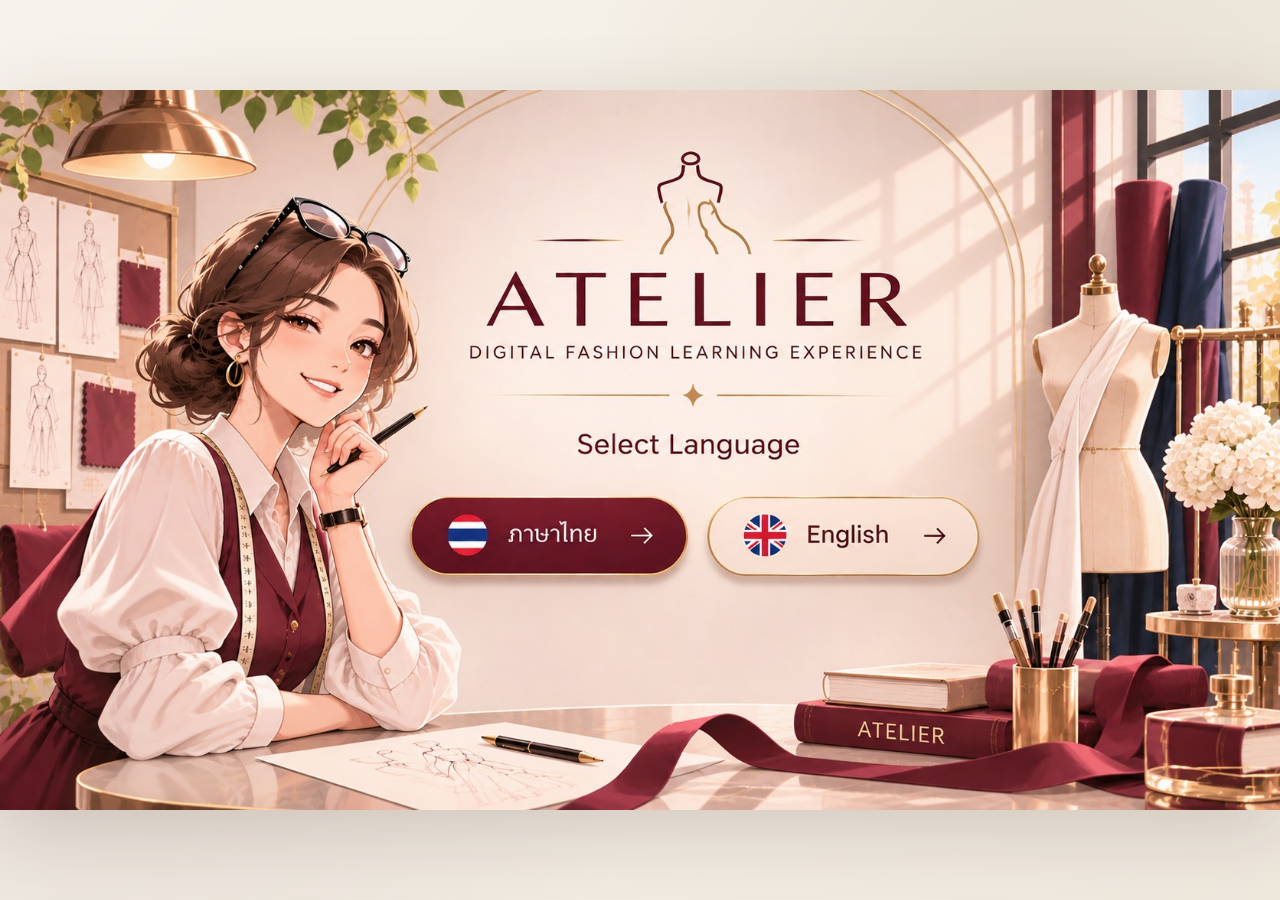
<file: index.html>
<!DOCTYPE html>
<html lang="th">
<head>
  <meta charset="UTF-8">
  <meta name="viewport" content="width=device-width, initial-scale=1.0">
  <meta name="theme-color" content="#041f3c">
  <title>ATELIER — Fashion Learning Experience</title>
  <link rel="preconnect" href="https://fonts.googleapis.com">
  <link rel="preconnect" href="https://fonts.gstatic.com" crossorigin>
  <link href="https://fonts.googleapis.com/css2?family=Bai+Jamjuree:wght@300;400;500;600;700&display=swap" rel="stylesheet">
  <link rel="stylesheet" href="css/style.css?v=20261115-learner-directory-admin-v1">
</head>
<body>
  <div id="background-atelier" aria-hidden="true"></div>
  <header class="site-header">
    <button class="brand-button" id="brand-home" aria-label="ATELIER home">ATELIER</button>
    <div class="header-actions">
      <span id="progress-text" class="progress-label">ATELIER · LEARNING STUDIO</span>
      <button id="admin-nav" class="admin-nav-button" type="button" hidden>ADMIN</button>
      <button id="language-toggle" class="language-toggle" type="button">EN</button>
    </div>
  </header>
  <main id="app-container" aria-live="polite"></main>
  <footer class="site-footer"><span>ATELIER</span><i>✦</i> THE ART OF LEARNING & DESIGN · <a href="privacy-policy.html?v=draft-2" target="_blank" rel="noopener">Privacy Policy</a></footer>
  <script src="js/recordAdapter.js"></script>
  <script src="js/game.js?v=20261115-learner-directory-admin-v1"></script>
</body>
</html>
</file>
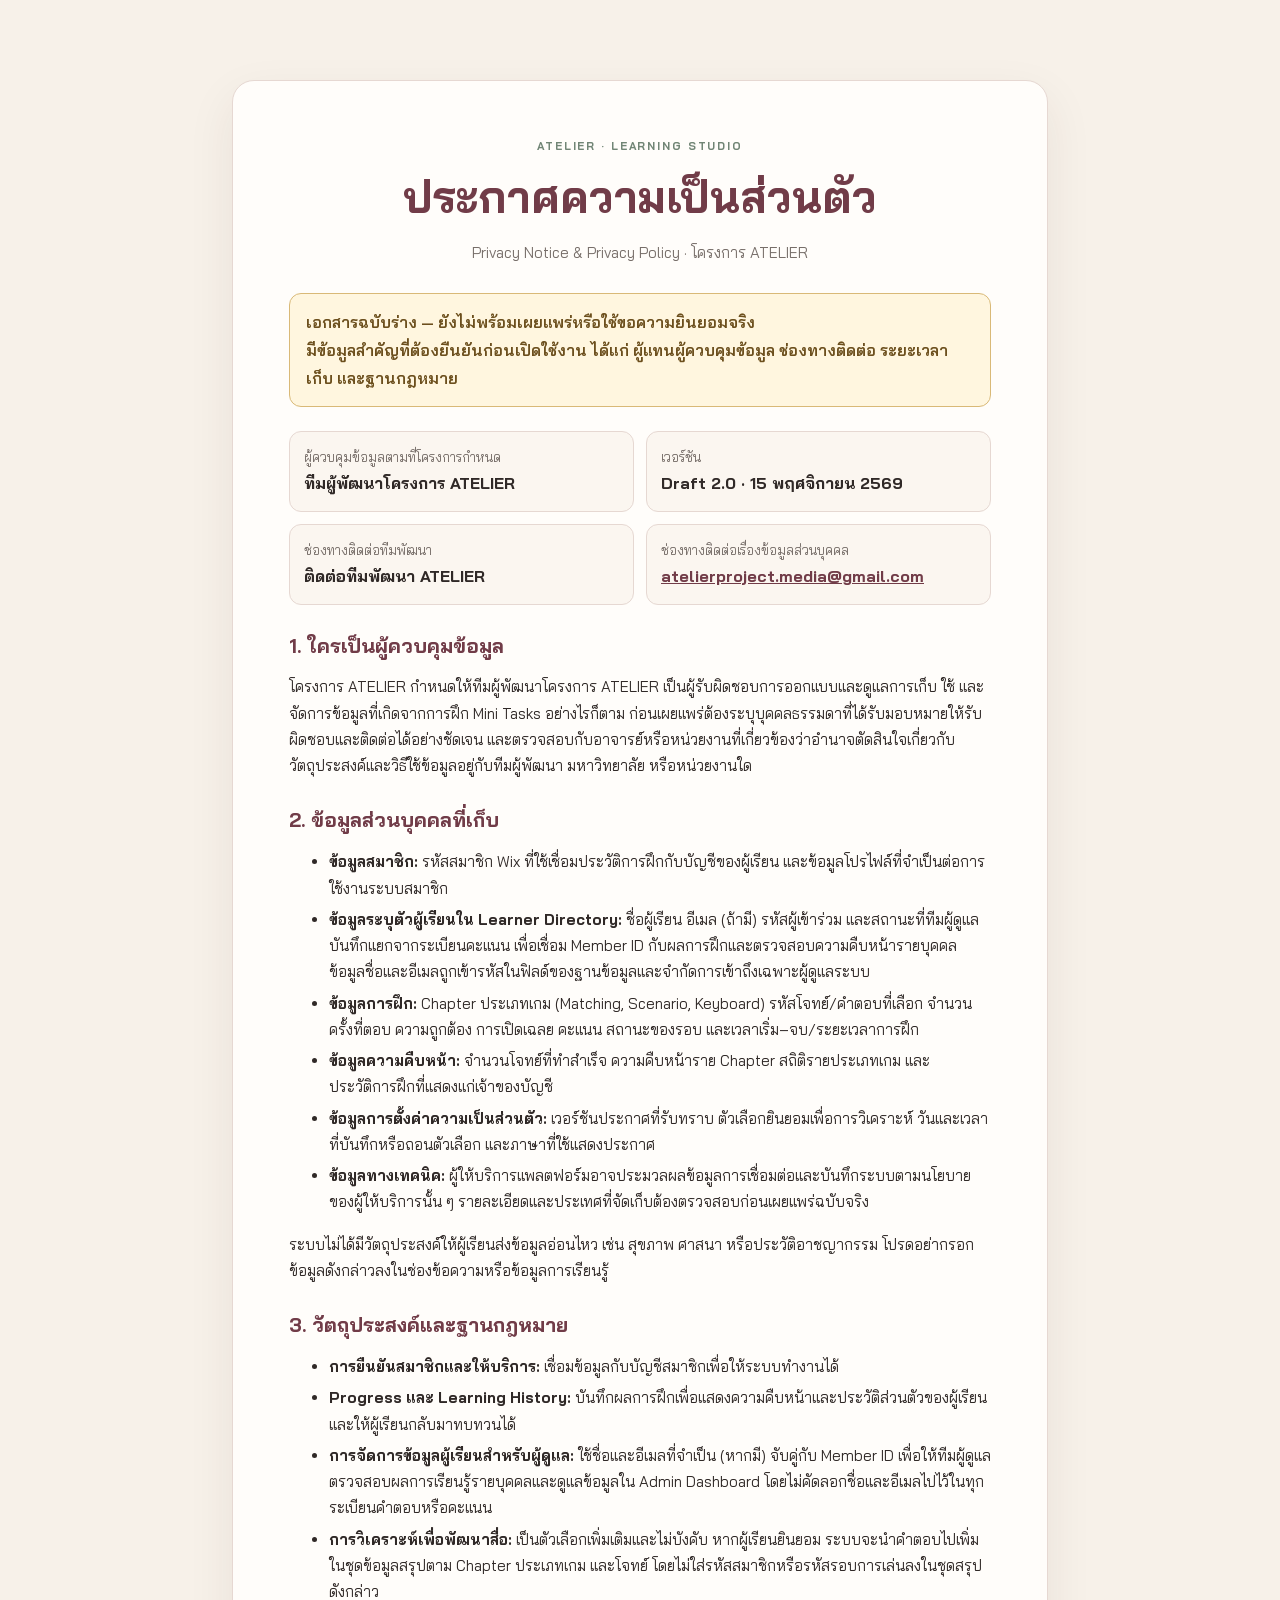
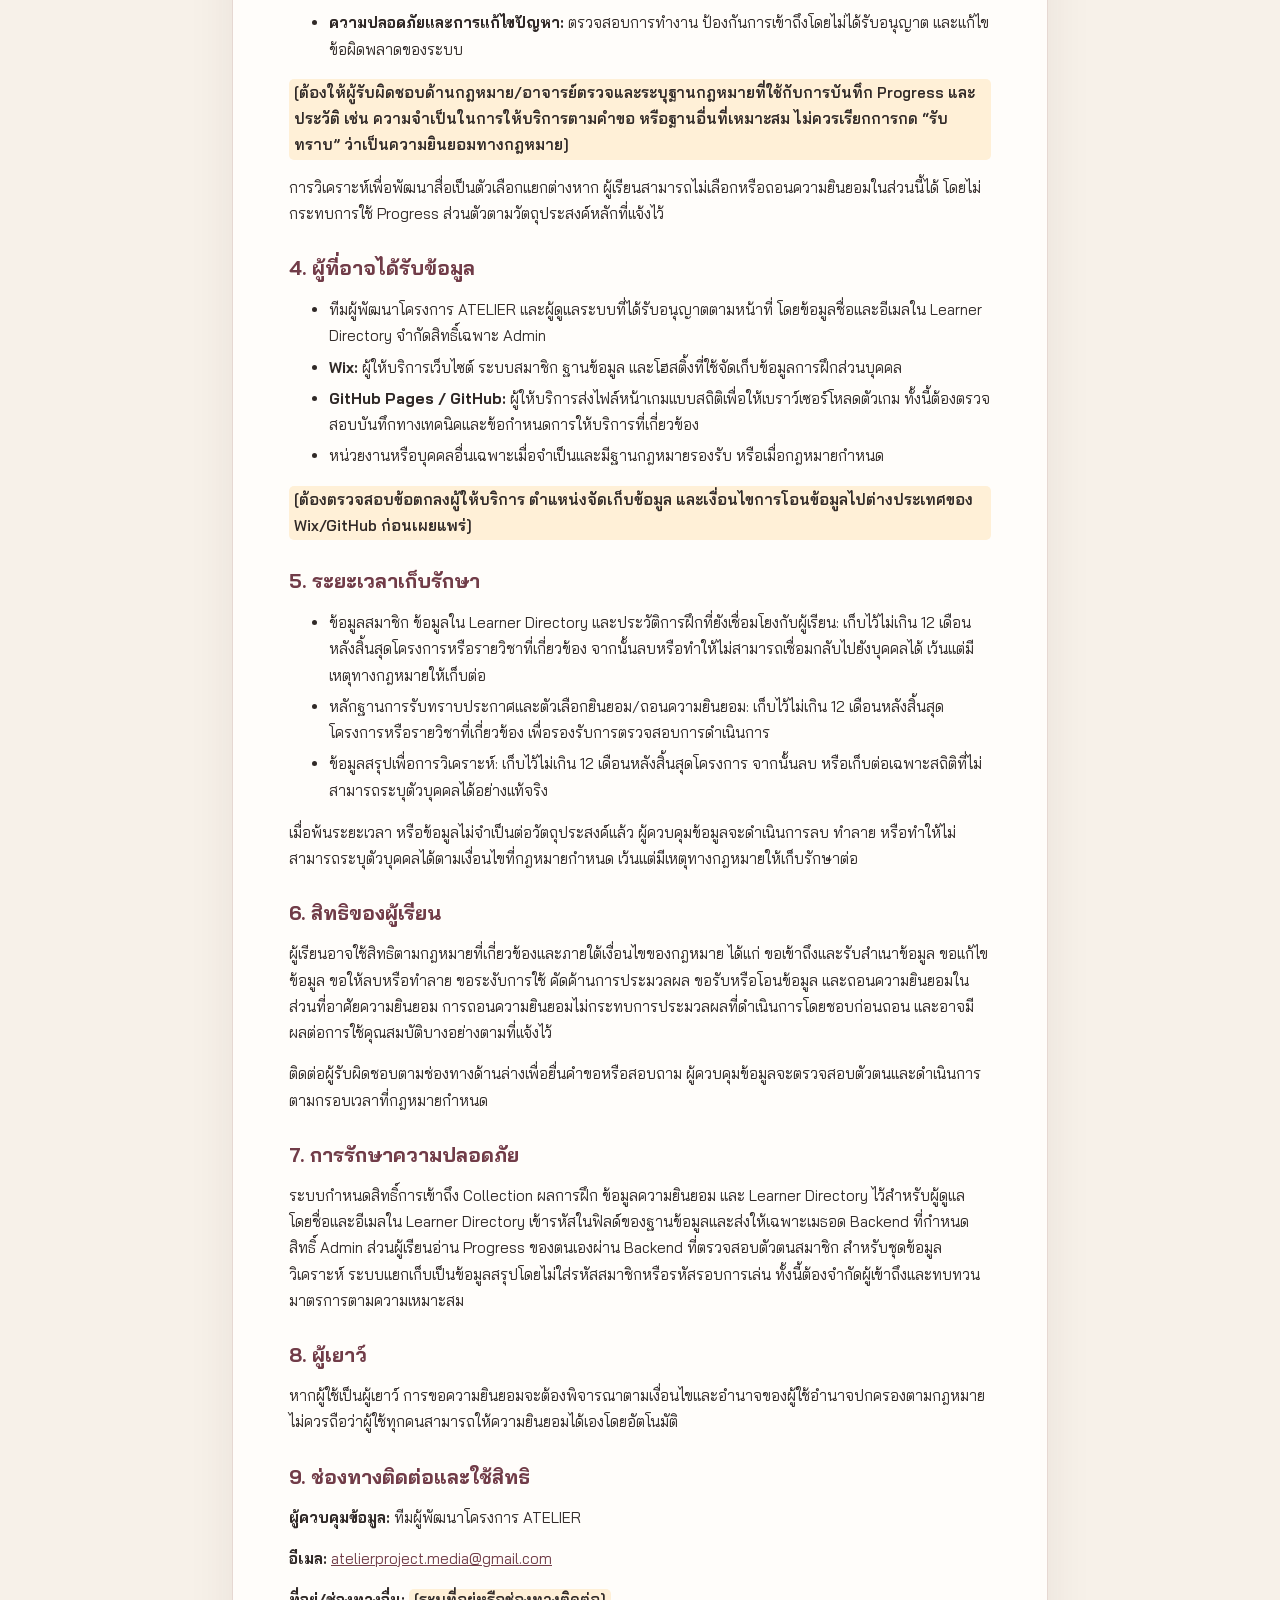
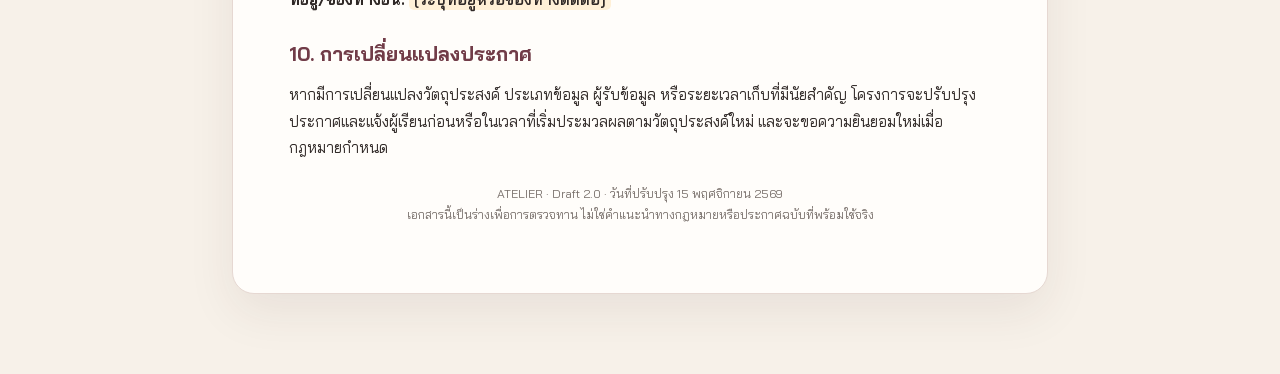
<file: privacy-policy.html>
<!doctype html>
<html lang="th">
<head>
  <meta charset="utf-8">
  <meta name="viewport" content="width=device-width,initial-scale=1">
  <meta name="theme-color" content="#f7f1e9">
  <title>Privacy Policy — ATELIER</title>
  <link rel="preconnect" href="https://fonts.googleapis.com">
  <link rel="preconnect" href="https://fonts.gstatic.com" crossorigin>
  <link href="https://fonts.googleapis.com/css2?family=Bai+Jamjuree:wght@300;400;500;600;700&display=swap" rel="stylesheet">
  <style>
    :root{--cream:#f7f1e9;--burgundy:#713c48;--sage:#718575;--ink:#302927;--paper:#fffdfa;--muted:#776e69;--line:#e6d8d2}
    *{box-sizing:border-box}
    body{margin:0;background:var(--cream);color:var(--ink);font-family:"Bai Jamjuree",sans-serif;line-height:1.75}
    main{max-width:900px;margin:38px auto;padding:clamp(18px,4vw,42px)}
    .sheet{background:var(--paper);border:1px solid var(--line);border-radius:22px;padding:clamp(24px,5vw,56px);box-shadow:0 18px 48px rgba(65,40,40,.08)}
    .eyebrow{text-align:center;color:var(--sage);font-size:11px;font-weight:700;letter-spacing:.17em}
    h1,h2{color:var(--burgundy);line-height:1.3}
    h1{text-align:center;font-size:clamp(30px,5vw,44px);margin:12px 0}
    .subtitle{text-align:center;color:var(--muted);margin-bottom:26px}
    h2{font-size:20px;margin:28px 0 8px}
    p,li{font-size:15px}
    li{margin:5px 0}
    .draft{padding:14px 16px;border:1px solid #d9b977;background:#fff6df;color:#6c4f1d;border-radius:12px;font-weight:600;margin:20px 0}
    .placeholder{background:#fff0d7;padding:1px 5px;border-radius:5px;font-weight:600}
    .meta{display:grid;grid-template-columns:1fr 1fr;gap:12px;margin:24px 0}
    .meta>div{border:1px solid var(--line);padding:14px;border-radius:12px;background:#fbf6f0}
    .meta small{display:block;color:var(--muted)}
    a{color:var(--burgundy)}
    .footer{text-align:center;color:var(--muted);font-size:12px;margin-top:22px}
    @media(max-width:650px){main{margin:0 auto;padding:12px}.sheet{border-radius:14px}.meta{grid-template-columns:1fr}}
  </style>
</head>
<body>
<main>
  <article class="sheet">
    <div class="eyebrow">ATELIER · LEARNING STUDIO</div>
    <h1>ประกาศความเป็นส่วนตัว</h1>
    <p class="subtitle">Privacy Notice & Privacy Policy · โครงการ ATELIER</p>

    <div class="draft">
      เอกสารฉบับร่าง — ยังไม่พร้อมเผยแพร่หรือใช้ขอความยินยอมจริง
      <br>มีข้อมูลสำคัญที่ต้องยืนยันก่อนเปิดใช้งาน ได้แก่ ผู้แทนผู้ควบคุมข้อมูล ช่องทางติดต่อ ระยะเวลาเก็บ และฐานกฎหมาย
    </div>

    <div class="meta">
      <div><small>ผู้ควบคุมข้อมูลตามที่โครงการกำหนด</small><strong>ทีมผู้พัฒนาโครงการ ATELIER</strong></div>
      <div><small>เวอร์ชัน</small><strong>Draft 2.0 · 15 พฤศจิกายน 2569</strong></div>
      <div><small>ช่องทางติดต่อทีมพัฒนา</small><strong>ติดต่อทีมพัฒนา ATELIER</strong></div>
      <div><small>ช่องทางติดต่อเรื่องข้อมูลส่วนบุคคล</small><strong><a href="mailto:atelierproject.media@gmail.com">atelierproject.media@gmail.com</a></strong></div>
    </div>

    <h2>1. ใครเป็นผู้ควบคุมข้อมูล</h2>
    <p>โครงการ ATELIER กำหนดให้ทีมผู้พัฒนาโครงการ ATELIER เป็นผู้รับผิดชอบการออกแบบและดูแลการเก็บ ใช้ และจัดการข้อมูลที่เกิดจากการฝึก Mini Tasks อย่างไรก็ตาม ก่อนเผยแพร่ต้องระบุบุคคลธรรมดาที่ได้รับมอบหมายให้รับผิดชอบและติดต่อได้อย่างชัดเจน และตรวจสอบกับอาจารย์หรือหน่วยงานที่เกี่ยวข้องว่าอำนาจตัดสินใจเกี่ยวกับวัตถุประสงค์และวิธีใช้ข้อมูลอยู่กับทีมผู้พัฒนา มหาวิทยาลัย หรือหน่วยงานใด</p>

    <h2>2. ข้อมูลส่วนบุคคลที่เก็บ</h2>
    <ul>
      <li><strong>ข้อมูลสมาชิก:</strong> รหัสสมาชิก Wix ที่ใช้เชื่อมประวัติการฝึกกับบัญชีของผู้เรียน และข้อมูลโปรไฟล์ที่จำเป็นต่อการใช้งานระบบสมาชิก</li>
      <li><strong>ข้อมูลระบุตัวผู้เรียนใน Learner Directory:</strong> ชื่อผู้เรียน อีเมล (ถ้ามี) รหัสผู้เข้าร่วม และสถานะที่ทีมผู้ดูแลบันทึกแยกจากระเบียนคะแนน เพื่อเชื่อม Member ID กับผลการฝึกและตรวจสอบความคืบหน้ารายบุคคล ข้อมูลชื่อและอีเมลถูกเข้ารหัสในฟิลด์ของฐานข้อมูลและจำกัดการเข้าถึงเฉพาะผู้ดูแลระบบ</li>
      <li><strong>ข้อมูลการฝึก:</strong> Chapter ประเภทเกม (Matching, Scenario, Keyboard) รหัสโจทย์/คำตอบที่เลือก จำนวนครั้งที่ตอบ ความถูกต้อง การเปิดเฉลย คะแนน สถานะของรอบ และเวลาเริ่ม–จบ/ระยะเวลาการฝึก</li>
      <li><strong>ข้อมูลความคืบหน้า:</strong> จำนวนโจทย์ที่ทำสำเร็จ ความคืบหน้าราย Chapter สถิติรายประเภทเกม และประวัติการฝึกที่แสดงแก่เจ้าของบัญชี</li>
      <li><strong>ข้อมูลการตั้งค่าความเป็นส่วนตัว:</strong> เวอร์ชันประกาศที่รับทราบ ตัวเลือกยินยอมเพื่อการวิเคราะห์ วันและเวลาที่บันทึกหรือถอนตัวเลือก และภาษาที่ใช้แสดงประกาศ</li>
      <li><strong>ข้อมูลทางเทคนิค:</strong> ผู้ให้บริการแพลตฟอร์มอาจประมวลผลข้อมูลการเชื่อมต่อและบันทึกระบบตามนโยบายของผู้ให้บริการนั้น ๆ รายละเอียดและประเทศที่จัดเก็บต้องตรวจสอบก่อนเผยแพร่ฉบับจริง</li>
    </ul>
    <p>ระบบไม่ได้มีวัตถุประสงค์ให้ผู้เรียนส่งข้อมูลอ่อนไหว เช่น สุขภาพ ศาสนา หรือประวัติอาชญากรรม โปรดอย่ากรอกข้อมูลดังกล่าวลงในช่องข้อความหรือข้อมูลการเรียนรู้</p>

    <h2>3. วัตถุประสงค์และฐานกฎหมาย</h2>
    <ul>
      <li><strong>การยืนยันสมาชิกและให้บริการ:</strong> เชื่อมข้อมูลกับบัญชีสมาชิกเพื่อให้ระบบทำงานได้</li>
      <li><strong>Progress และ Learning History:</strong> บันทึกผลการฝึกเพื่อแสดงความคืบหน้าและประวัติส่วนตัวของผู้เรียน และให้ผู้เรียนกลับมาทบทวนได้</li>
      <li><strong>การจัดการข้อมูลผู้เรียนสำหรับผู้ดูแล:</strong> ใช้ชื่อและอีเมลที่จำเป็น (หากมี) จับคู่กับ Member ID เพื่อให้ทีมผู้ดูแลตรวจสอบผลการเรียนรู้รายบุคคลและดูแลข้อมูลใน Admin Dashboard โดยไม่คัดลอกชื่อและอีเมลไปไว้ในทุกระเบียนคำตอบหรือคะแนน</li>
      <li><strong>การวิเคราะห์เพื่อพัฒนาสื่อ:</strong> เป็นตัวเลือกเพิ่มเติมและไม่บังคับ หากผู้เรียนยินยอม ระบบจะนำคำตอบไปเพิ่มในชุดข้อมูลสรุปตาม Chapter ประเภทเกม และโจทย์ โดยไม่ใส่รหัสสมาชิกหรือรหัสรอบการเล่นลงในชุดสรุปดังกล่าว</li>
      <li><strong>ความปลอดภัยและการแก้ไขปัญหา:</strong> ตรวจสอบการทำงาน ป้องกันการเข้าถึงโดยไม่ได้รับอนุญาต และแก้ไขข้อผิดพลาดของระบบ</li>
    </ul>
    <p class="placeholder">[ต้องให้ผู้รับผิดชอบด้านกฎหมาย/อาจารย์ตรวจและระบุฐานกฎหมายที่ใช้กับการบันทึก Progress และประวัติ เช่น ความจำเป็นในการให้บริการตามคำขอ หรือฐานอื่นที่เหมาะสม ไม่ควรเรียกการกด “รับทราบ” ว่าเป็นความยินยอมทางกฎหมาย]</p>
    <p>การวิเคราะห์เพื่อพัฒนาสื่อเป็นตัวเลือกแยกต่างหาก ผู้เรียนสามารถไม่เลือกหรือถอนความยินยอมในส่วนนี้ได้ โดยไม่กระทบการใช้ Progress ส่วนตัวตามวัตถุประสงค์หลักที่แจ้งไว้</p>

    <h2>4. ผู้ที่อาจได้รับข้อมูล</h2>
    <ul>
      <li>ทีมผู้พัฒนาโครงการ ATELIER และผู้ดูแลระบบที่ได้รับอนุญาตตามหน้าที่ โดยข้อมูลชื่อและอีเมลใน Learner Directory จำกัดสิทธิ์เฉพาะ Admin</li>
      <li><strong>Wix:</strong> ผู้ให้บริการเว็บไซต์ ระบบสมาชิก ฐานข้อมูล และโฮสติ้งที่ใช้จัดเก็บข้อมูลการฝึกส่วนบุคคล</li>
      <li><strong>GitHub Pages / GitHub:</strong> ผู้ให้บริการส่งไฟล์หน้าเกมแบบสถิติเพื่อให้เบราว์เซอร์โหลดตัวเกม ทั้งนี้ต้องตรวจสอบบันทึกทางเทคนิคและข้อกำหนดการให้บริการที่เกี่ยวข้อง</li>
      <li>หน่วยงานหรือบุคคลอื่นเฉพาะเมื่อจำเป็นและมีฐานกฎหมายรองรับ หรือเมื่อกฎหมายกำหนด</li>
    </ul>
    <p class="placeholder">[ต้องตรวจสอบข้อตกลงผู้ให้บริการ ตำแหน่งจัดเก็บข้อมูล และเงื่อนไขการโอนข้อมูลไปต่างประเทศของ Wix/GitHub ก่อนเผยแพร่]</p>

    <h2>5. ระยะเวลาเก็บรักษา</h2>
    <ul>
      <li>ข้อมูลสมาชิก ข้อมูลใน Learner Directory และประวัติการฝึกที่ยังเชื่อมโยงกับผู้เรียน: เก็บไว้ไม่เกิน 12 เดือนหลังสิ้นสุดโครงการหรือรายวิชาที่เกี่ยวข้อง จากนั้นลบหรือทำให้ไม่สามารถเชื่อมกลับไปยังบุคคลได้ เว้นแต่มีเหตุทางกฎหมายให้เก็บต่อ</li>
      <li>หลักฐานการรับทราบประกาศและตัวเลือกยินยอม/ถอนความยินยอม: เก็บไว้ไม่เกิน 12 เดือนหลังสิ้นสุดโครงการหรือรายวิชาที่เกี่ยวข้อง เพื่อรองรับการตรวจสอบการดำเนินการ</li>
      <li>ข้อมูลสรุปเพื่อการวิเคราะห์: เก็บไว้ไม่เกิน 12 เดือนหลังสิ้นสุดโครงการ จากนั้นลบ หรือเก็บต่อเฉพาะสถิติที่ไม่สามารถระบุตัวบุคคลได้อย่างแท้จริง</li>
    </ul>
    <p>เมื่อพ้นระยะเวลา หรือข้อมูลไม่จำเป็นต่อวัตถุประสงค์แล้ว ผู้ควบคุมข้อมูลจะดำเนินการลบ ทำลาย หรือทำให้ไม่สามารถระบุตัวบุคคลได้ตามเงื่อนไขที่กฎหมายกำหนด เว้นแต่มีเหตุทางกฎหมายให้เก็บรักษาต่อ</p>

    <h2>6. สิทธิของผู้เรียน</h2>
    <p>ผู้เรียนอาจใช้สิทธิตามกฎหมายที่เกี่ยวข้องและภายใต้เงื่อนไขของกฎหมาย ได้แก่ ขอเข้าถึงและรับสำเนาข้อมูล ขอแก้ไขข้อมูล ขอให้ลบหรือทำลาย ขอระงับการใช้ คัดค้านการประมวลผล ขอรับหรือโอนข้อมูล และถอนความยินยอมในส่วนที่อาศัยความยินยอม การถอนความยินยอมไม่กระทบการประมวลผลที่ดำเนินการโดยชอบก่อนถอน และอาจมีผลต่อการใช้คุณสมบัติบางอย่างตามที่แจ้งไว้</p>
    <p>ติดต่อผู้รับผิดชอบตามช่องทางด้านล่างเพื่อยื่นคำขอหรือสอบถาม ผู้ควบคุมข้อมูลจะตรวจสอบตัวตนและดำเนินการตามกรอบเวลาที่กฎหมายกำหนด</p>

    <h2>7. การรักษาความปลอดภัย</h2>
    <p>ระบบกำหนดสิทธิ์การเข้าถึง Collection ผลการฝึก ข้อมูลความยินยอม และ Learner Directory ไว้สำหรับผู้ดูแล โดยชื่อและอีเมลใน Learner Directory เข้ารหัสในฟิลด์ของฐานข้อมูลและส่งให้เฉพาะเมธอด Backend ที่กำหนดสิทธิ์ Admin ส่วนผู้เรียนอ่าน Progress ของตนเองผ่าน Backend ที่ตรวจสอบตัวตนสมาชิก สำหรับชุดข้อมูลวิเคราะห์ ระบบแยกเก็บเป็นข้อมูลสรุปโดยไม่ใส่รหัสสมาชิกหรือรหัสรอบการเล่น ทั้งนี้ต้องจำกัดผู้เข้าถึงและทบทวนมาตรการตามความเหมาะสม</p>

    <h2>8. ผู้เยาว์</h2>
    <p>หากผู้ใช้เป็นผู้เยาว์ การขอความยินยอมจะต้องพิจารณาตามเงื่อนไขและอำนาจของผู้ใช้อำนาจปกครองตามกฎหมาย ไม่ควรถือว่าผู้ใช้ทุกคนสามารถให้ความยินยอมได้เองโดยอัตโนมัติ</p>

    <h2>9. ช่องทางติดต่อและใช้สิทธิ</h2>
    <p><strong>ผู้ควบคุมข้อมูล:</strong> ทีมผู้พัฒนาโครงการ ATELIER</p>
    <p><strong>อีเมล:</strong> <a href="mailto:atelierproject.media@gmail.com">atelierproject.media@gmail.com</a></p>
    <p><strong>ที่อยู่/ช่องทางอื่น:</strong> <span class="placeholder">[ระบุที่อยู่หรือช่องทางติดต่อ]</span></p>

    <h2>10. การเปลี่ยนแปลงประกาศ</h2>
    <p>หากมีการเปลี่ยนแปลงวัตถุประสงค์ ประเภทข้อมูล ผู้รับข้อมูล หรือระยะเวลาเก็บที่มีนัยสำคัญ โครงการจะปรับปรุงประกาศและแจ้งผู้เรียนก่อนหรือในเวลาที่เริ่มประมวลผลตามวัตถุประสงค์ใหม่ และจะขอความยินยอมใหม่เมื่อกฎหมายกำหนด</p>

    <p class="footer">ATELIER · Draft 2.0 · วันที่ปรับปรุง 15 พฤศจิกายน 2569<br>เอกสารนี้เป็นร่างเพื่อการตรวจทาน ไม่ใช่คำแนะนำทางกฎหมายหรือประกาศฉบับที่พร้อมใช้จริง</p>
  </article>
</main>
</body>
</html>
</file>
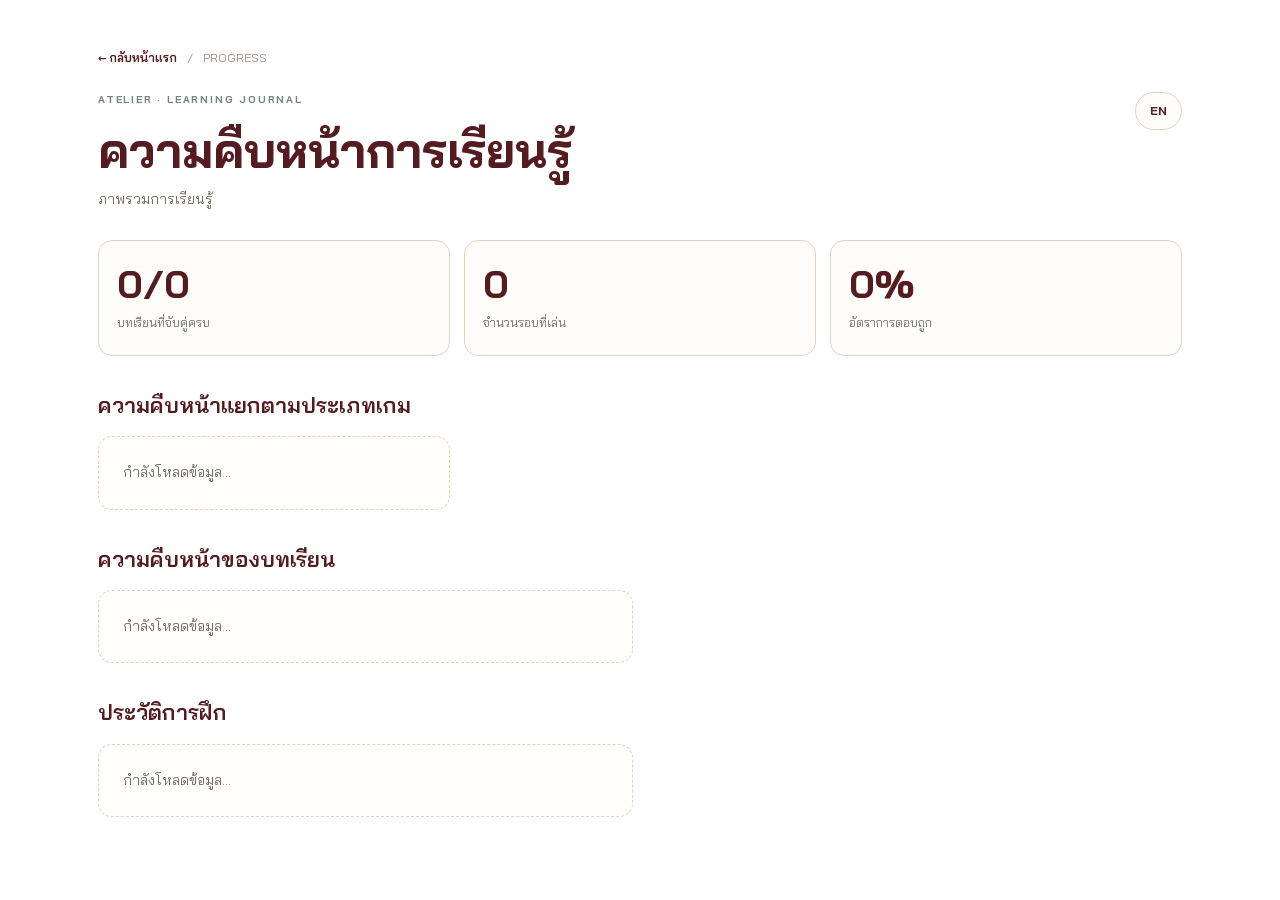
<file: wix-integration/site-code/pages/progress-dashboard-v2.html>
<!doctype html>
<html lang="th">
<head>
<meta charset="utf-8">
<meta name="viewport" content="width=device-width,initial-scale=1">
<meta name="theme-color" content="#f5f0e8">
<link rel="preconnect" href="https://fonts.googleapis.com">
<link rel="preconnect" href="https://fonts.gstatic.com" crossorigin>
<link href="https://fonts.googleapis.com/css2?family=Bai+Jamjuree:wght@300;400;500;600;700&display=swap" rel="stylesheet">
<title>ATELIER · Learning Progress</title>
<style>
:root{
  --cream:#f5f0e8;
  --burgundy:#541c21;
  --rose:#b5a682;
  --sage:#718575;
  --ink:#252b30;
  --paper:#fffdf9;
  --muted:#766f68;
  --line:#ded4c6;
  --navy:#041f3c;
}
*{box-sizing:border-box}
html,body{width:100%;min-height:100%;margin:0}
body{
  background:transparent;
  color:var(--ink);
  font:14px/1.65 'Bai Jamjuree',sans-serif;
}
button,a{font:inherit}
.progress-screen,.progress-screen *{font-family:'Bai Jamjuree',sans-serif!important}
.progress-screen{
  width:100%;
  max-width:1180px;
  margin:0 auto;
  padding:clamp(22px,4vw,48px) clamp(16px,4vw,48px) 40px;
}
.breadcrumb{
  display:flex;align-items:center;gap:10px;
  margin-bottom:24px;color:#9a8d86;font-size:12px;
}
.breadcrumb a{
  color:var(--burgundy);text-decoration:none;font-weight:600;
}
.breadcrumb a:hover{text-decoration:underline}
.section-heading{margin:8px 0 28px}
.progress-heading-row{display:flex;align-items:flex-start;justify-content:space-between;gap:14px}
.language-toggle{
  flex:0 0 auto;border:1px solid var(--line);border-radius:999px;
  background:var(--paper);padding:8px 14px;color:var(--burgundy);
  font-size:12px;font-weight:700;cursor:pointer;
}
.language-toggle:hover{background:#f5e9e6;border-color:#e6cfca}
.eyebrow{
  color:var(--sage);font-size:10px;font-weight:800;
  letter-spacing:.18em;text-transform:uppercase;
}
h1,h2,h3,p{margin-top:0}
.section-heading h1{
  margin:14px 0 8px;color:var(--burgundy);
  font-size:clamp(30px,5vw,48px);line-height:1.2;font-weight:700;
}
.section-heading p{color:var(--muted);line-height:1.7;margin:0}
h2{
  margin:0;color:var(--burgundy);font-size:22px;
  line-height:1.4;font-weight:600;
}
.progress-overview-grid{
  display:grid;grid-template-columns:repeat(3,minmax(0,1fr));
  gap:14px;margin:22px 0 34px;
}
.result-stat{
  min-height:116px;display:flex;flex-direction:column;justify-content:center;gap:6px;
  padding:18px;background:var(--paper);border:1px solid var(--line);border-radius:14px;
}
.result-stat strong{
  color:var(--burgundy);font-size:clamp(27px,3vw,38px);
  line-height:1.15;font-weight:700;
}
.result-stat span{color:var(--muted);font-size:12px}
.progress-subheading{margin:34px 0 16px}
.progress-subheading h2{font-weight:600}
.progress-mode-grid{
  display:grid;grid-template-columns:repeat(3,minmax(0,1fr));gap:14px;
}
.progress-mode-card{
  min-width:0;margin:0;padding:18px 20px;display:flex;flex-direction:column;gap:9px;
  background:rgba(255,253,250,.96);border:1px solid var(--line);border-radius:16px;
}
.mode-pill{
  display:inline-flex;align-items:center;width:max-content;max-width:100%;
  padding:5px 10px;border:1px solid transparent;border-radius:999px;
  font-size:10px;font-weight:700;line-height:1.45;letter-spacing:.025em;
}
.mode-pill-matching{color:#713c48;background:#f5e9e6;border-color:#e6cfca}
.mode-pill-scenario{color:#385c62;background:#e9f1ef;border-color:#c8dcda}
.mode-pill-keyboard{color:#65518a;background:#f0ebf7;border-color:#d9d0e8}
.replay-pill,.unfinished-pill{
  display:inline-flex;align-items:center;width:max-content;padding:4px 9px;
  border-radius:999px;font-size:10px;font-weight:700;
}
.replay-pill{background:#f6f0df;color:#80632f}
.unfinished-pill{background:#f2ece7;color:#76665d}
.progress-mode-attempts{display:flex;align-items:baseline;gap:8px;margin-top:4px}
.progress-mode-attempts strong{color:var(--burgundy);font-size:32px;line-height:1;font-weight:700}
.progress-mode-attempts span,.progress-mode-meta span{color:var(--muted);font-size:11px}
.progress-mode-meta{
  display:flex;justify-content:space-between;align-items:center;gap:8px;
  padding-top:7px;border-top:1px solid var(--line);
}
.progress-mode-meta b{color:var(--burgundy);font-size:14px}
.progress-mode-card>small{color:var(--muted);font-size:10px}
.progress-chapter-list,.progress-attempt-list{
  display:grid;grid-template-columns:repeat(2,minmax(0,1fr));gap:14px;
}
.progress-chapter-card{
  min-width:0;margin:0;padding:20px;display:flex;flex-direction:column;gap:15px;
  background:rgba(255,253,250,.96);border:1px solid var(--line);border-radius:16px;
}
.chapter-progress-meta{font-size:13px;color:var(--burgundy)}
.chapter-progress-meta b{font-weight:700}
.mode-progress-row{display:grid;gap:6px}
.mode-progress-label{
  display:flex;justify-content:space-between;align-items:center;gap:8px;
  color:var(--muted);font-size:11px;
}
.mode-progress-label b{color:var(--burgundy);font-size:12px;font-weight:700}
.progress-track{width:100%;height:7px;margin:0;overflow:hidden;background:#eadeda;border-radius:99px}
.progress-track i{display:block;height:100%;border-radius:99px;background:var(--sage)}
.progress-track.scenario-track i{background:#668b8b}
.progress-track.keyboard-track i{background:#9179ad}
.mode-progress-row>small{color:var(--muted);font-size:10px}
.progress-attempt-card{
  min-width:0;margin:0;padding:16px 18px;display:grid;
  grid-template-columns:minmax(0,1fr) auto;align-items:center;gap:6px 12px;
  background:rgba(255,253,250,.96);border:1px solid var(--line);border-radius:16px;
}
.progress-attempt-topline{
  grid-column:1/-1;display:flex;align-items:center;gap:7px;flex-wrap:wrap;
}
.progress-attempt-main{min-width:0;display:flex;flex-direction:column;gap:4px}
.progress-attempt-main strong{color:var(--burgundy);font-size:14px;font-weight:700}
.progress-attempt-main small{color:var(--muted);font-size:10px}
.progress-attempt-main .chapter-reference{
  color:var(--sage);font-size:10px;font-weight:800;
  letter-spacing:.08em;text-transform:uppercase;
}
.progress-attempt-card>b{color:var(--burgundy);font-size:19px;font-weight:700}
.progress-attempt-score{
  grid-column:1/-1;padding-top:6px;border-top:1px solid var(--line);
  color:var(--muted);font-size:11px;
}
.status{
  padding:24px;border:1px dashed var(--line);border-radius:14px;
  color:var(--muted);background:rgba(255,253,249,.65);
}
.status.error{color:var(--burgundy)}
@media(max-width:760px){
  .progress-mode-grid{grid-template-columns:1fr}
}
@media(max-width:700px){
  .progress-screen{padding:20px 14px 28px}
  .progress-overview-grid{grid-template-columns:1fr 1fr;gap:10px}
  .progress-overview-grid .result-stat:last-child{grid-column:1/-1}
  .progress-chapter-list,.progress-attempt-list{grid-template-columns:1fr}
  .progress-chapter-card{padding:16px}
  .progress-mode-card{padding:16px}
  .section-heading h1{font-size:32px}
}
</style>
</head>
<body>
<main class="progress-screen" id="progress-screen">
  <div class="breadcrumb">
    <a href="https://atelierprojectmedi.wixsite.com/group9" target="_top" rel="noopener">← <span id="back-home">กลับหน้าแรก</span></a>
    <span>/</span><span>PROGRESS</span>
  </div>
  <div class="section-heading">
    <div class="progress-heading-row">
      <div>
        <div class="eyebrow">ATELIER · LEARNING JOURNAL</div>
        <h1 id="title">ความคืบหน้าการเรียนรู้</h1>
        <p id="subtitle">ภาพรวมการเรียนรู้</p>
      </div>
      <button type="button" class="language-toggle" id="language-toggle">EN</button>
    </div>
  </div>
  <div class="progress-overview-grid">
    <article class="result-stat"><strong id="completed">—</strong><span id="completed-label">บทเรียนที่จับคู่ครบ</span></article>
    <article class="result-stat"><strong id="attempts">—</strong><span id="attempts-label">จำนวนรอบที่เล่น</span></article>
    <article class="result-stat"><strong id="accuracy">—</strong><span id="accuracy-label">อัตราการตอบถูก</span></article>
  </div>
  <div class="section-heading progress-subheading"><h2 id="mode-heading">ความคืบหน้าแยกตามประเภทเกม</h2></div>
  <div class="progress-mode-grid" id="mode-stats">
    <div class="status">กำลังโหลดข้อมูล...</div>
  </div>
  <div class="section-heading progress-subheading"><h2 id="chapter-heading">ความคืบหน้าของบทเรียน</h2></div>
  <div class="progress-chapter-list" id="chapters">
    <div class="status">กำลังโหลดข้อมูล...</div>
  </div>
  <div class="section-heading progress-subheading"><h2 id="history-heading">ประวัติการฝึก</h2></div>
  <div class="progress-attempt-list" id="history">
    <div class="status">กำลังโหลดข้อมูล...</div>
  </div>
</main>
<script>
(function(){
  'use strict';
  var lang='th';
  var requestNumber=0;
  var currentProgress=null;
  var currentHistory=[];
  var COPY={
    th:{
      backHome:'กลับหน้าแรก',title:'ความคืบหน้าการเรียนรู้',subtitle:'ภาพรวมการเรียนรู้',
      completed:'บทเรียนที่จับคู่ครบ',attempts:'จำนวนรอบที่เล่น',accuracy:'อัตราการตอบถูก',
      modeHeading:'ความคืบหน้าแยกตามประเภทเกม',chapterHeading:'ความคืบหน้าของบทเรียน',
      historyHeading:'ประวัติการฝึก',matching:'เกมจับคู่ · MATCHING',
      scenario:'เกมสถานการณ์ · SCENARIO',keyboard:'เกมคีย์ลัด · KEYBOARD',
      rounds:'รอบที่เล่น',finished:'รอบที่จบ',accuracyLabel:'ความถูกต้อง',
      correct:'ตอบถูก',replay:'ฝึกซ้ำ',unfinished:'ยังไม่จบ',
      matchingProgress:'ความคืบหน้าเกมจับคู่',
      scenarioProgress:'ความคืบหน้าเกมสถานการณ์',
      keyboardProgress:'ความคืบหน้าเกมคีย์ลัด',
      remaining:'ข้อที่เหลือ',loading:'กำลังโหลดข้อมูล...',
      noData:'ยังไม่มีข้อมูลการฝึก',signIn:'กรุณาเข้าสู่ระบบสมาชิกเพื่อดูผลการเรียนรู้',
      loadError:'โหลดข้อมูลไม่สำเร็จ',of:'จาก'
    },
    en:{
      backHome:'Home',title:'My Learning Progress',subtitle:'Learning overview',
      completed:'Matching-complete chapters',attempts:'Practice rounds',accuracy:'Answer accuracy',
      modeHeading:'Progress by game mode',chapterHeading:'Chapter progress',
      historyHeading:'Practice history',matching:'MATCHING GAME',
      scenario:'SCENARIO GAME',keyboard:'KEYBOARD CHALLENGE',
      rounds:'Rounds played',finished:'Rounds completed',accuracyLabel:'Accuracy',
      correct:'Correct',replay:'REPLAY',unfinished:'IN PROGRESS',
      matchingProgress:'Matching progress',scenarioProgress:'Scenario progress',
      keyboardProgress:'Keyboard progress',remaining:'remaining',
      loading:'Loading your learning progress...',noData:'No practice data yet',
      signIn:'Please sign in to view your learning progress',
      loadError:'Unable to load progress',of:'of'
    }
  };
  function t(key){return COPY[lang][key]||key;}
  function byId(id){return document.getElementById(id);}
  function setText(id,value){byId(id).textContent=value;}
  function escapeHtml(value){
    return String(value==null?'':value).replace(/[&<>"']/g,function(ch){
      return {'&':'&amp;','<':'&lt;','>':'&gt;','"':'&quot;',"'":'&#39;'}[ch];
    });
  }
  function localized(value,fallback){
    if(value&&typeof value==='object') return value[lang]||value.th||value.en||fallback||'';
    return value||fallback||'';
  }
  function modeName(mode){
    if(mode==='scenario')return t('scenario');
    if(mode==='keyboard')return t('keyboard');
    return t('matching');
  }
  function modeClass(mode){
    if(mode==='scenario')return 'scenario';
    if(mode==='keyboard')return 'keyboard';
    return 'matching';
  }
  function formatTime(ms){
    var value=Number(ms)||0;
    var minutes=Math.floor(value/60000);
    var seconds=Math.floor((value%60000)/1000);
    return minutes?minutes+'m '+seconds+'s':seconds+'s';
  }
  function render(progress,history){
    currentProgress=progress||{};
    currentHistory=Array.isArray(history)?history:[];
    setText('back-home',t('backHome'));
    setText('title',t('title'));
    setText('subtitle',t('subtitle'));
    setText('completed-label',t('completed'));
    setText('attempts-label',t('attempts'));
    setText('accuracy-label',t('accuracy'));
    setText('mode-heading',t('modeHeading'));
    setText('chapter-heading',t('chapterHeading'));
    setText('history-heading',t('historyHeading'));
    setText('completed',(progress.completedChapterCount||0)+'/'+((progress.chapters||[]).length||0));
    setText('attempts',String(progress.totalAttempts||0));
    setText('accuracy',(progress.accuracyPercent||0)+'%');

    var modes=['matching','scenario','keyboard'];
    byId('mode-stats').innerHTML=modes.map(function(mode){
      var stats=(progress.modeStats&&progress.modeStats[mode])||{};
      var cls=modeClass(mode);
      var replayLine=mode==='matching'&&(stats.replayCount||0)>0
        ?'<small>'+t('replay')+': '+stats.replayCount+'</small>':'';
      return '<article class="progress-mode-card progress-mode-'+cls+'">'+
        '<span class="mode-pill mode-pill-'+cls+'">'+modeName(mode)+'</span>'+
        '<div class="progress-mode-attempts"><strong>'+Number(stats.attemptCount||0)+'</strong><span>'+t('rounds')+'</span></div>'+
        '<div class="progress-mode-meta"><span>'+t('finished')+'</span><b>'+Number(stats.completedAttempts||0)+'</b></div>'+
        '<div class="progress-mode-meta"><span>'+t('accuracyLabel')+'</span><b>'+Number(stats.accuracyPercent||0)+'%</b></div>'+
        '<small>'+Number(stats.correctAnswers||0)+'/'+Number(stats.answerCount||0)+' '+t('correct')+'</small>'+
        replayLine+
      '</article>';
    }).join('');

    var chapters=Array.isArray(progress.chapters)?progress.chapters:[];
    if(!chapters.length){
      byId('chapters').innerHTML='<div class="status">'+t('noData')+'</div>';
    }else{
      byId('chapters').innerHTML=chapters.slice().sort(function(a,b){return (a.order||0)-(b.order||0);}).map(function(ch){
        var title=localized(ch.title,ch.chapterId);
        var matching=Number(ch.matchingProgressPercent!=null?ch.matchingProgressPercent:ch.progressPercent)||0;
        var scenario=Number(ch.scenarioProgressPercent)||0;
        var keyboard=Number(ch.keyboardProgressPercent)||0;
        return '<article class="progress-chapter-card">'+
          '<div class="chapter-progress-meta"><b>'+String(ch.order||0).padStart(2,'0')+' · '+escapeHtml(title)+'</b></div>'+
          '<div class="mode-progress-row">'+
            '<div class="mode-progress-label"><span>'+t('matchingProgress')+'</span><b>'+matching+'%</b></div>'+
            '<div class="progress-track"><i style="width:'+Math.max(0,Math.min(100,matching))+'%"></i></div>'+
            '<small>'+Number(ch.matchingCompleted||0)+'/'+Number(ch.matchingTotal||0)+' · '+Number(ch.remaining||0)+' '+t('remaining')+'</small>'+
          '</div>'+
          '<div class="mode-progress-row">'+
            '<div class="mode-progress-label"><span>'+t('scenarioProgress')+'</span><b>'+scenario+'%</b></div>'+
            '<div class="progress-track scenario-track"><i style="width:'+Math.max(0,Math.min(100,scenario))+'%"></i></div>'+
            '<small>'+Number(ch.scenarioQuestionsResolved||0)+'/'+Number(ch.scenarioQuestionsTotal||0)+'</small>'+
          '</div>'+
          '<div class="mode-progress-row">'+
            '<div class="mode-progress-label"><span>'+t('keyboardProgress')+'</span><b>'+keyboard+'%</b></div>'+
            '<div class="progress-track keyboard-track"><i style="width:'+Math.max(0,Math.min(100,keyboard))+'%"></i></div>'+
            '<small>'+Number(ch.keyboardQuestionsResolved||0)+'/'+Number(ch.keyboardQuestionsTotal||0)+'</small>'+
          '</div>'+
        '</article>';
      }).join('');
    }

    if(!currentHistory.length){
      byId('history').innerHTML='<div class="status">'+t('noData')+'</div>';
    }else{
      byId('history').innerHTML=currentHistory.map(function(attempt){
        var chapter=chapters.find(function(ch){return ch.chapterId===attempt.chapterId;});
        var chapterTitle=localized(chapter&&chapter.title,attempt.chapterId);
        var chapterReference=chapter&&chapter.order
          ?(lang==='th'?'บทที่ ':'CHAPTER ')+String(chapter.order).padStart(2,'0')
          :attempt.chapterId;
        var cls=modeClass(attempt.mode);
        var date=attempt.startTime?new Date(attempt.startTime).toLocaleString(lang==='th'?'th-TH':'en-US'):'';
        var badges='<span class="mode-pill mode-pill-'+cls+'">'+modeName(attempt.mode)+'</span>';
        if(attempt.isReplay)badges+='<span class="replay-pill">'+t('replay')+'</span>';
        if(attempt.status==='in_progress')badges+='<span class="unfinished-pill">'+t('unfinished')+'</span>';
        return '<article class="progress-attempt-card progress-attempt-'+cls+'">'+
          '<div class="progress-attempt-topline">'+badges+'</div>'+
          '<div class="progress-attempt-main"><small class="chapter-reference">'+escapeHtml(chapterReference)+'</small><strong>'+escapeHtml(chapterTitle)+'</strong><small>'+escapeHtml(date)+'</small></div>'+
          '<b>'+Number(attempt.correctCount||0)+'/'+Number(attempt.totalQuestions||0)+'</b>'+
          '<small class="progress-attempt-score">'+Number(attempt.scorePercent||0)+'% · '+formatTime(attempt.timeSpentMs||0)+'</small>'+
        '</article>';
      }).join('');
    }
  }
  function showError(message){
    var output='<div class="status error">'+escapeHtml(message)+'</div>';
    byId('mode-stats').innerHTML=output;
    byId('chapters').innerHTML=output;
    byId('history').innerHTML='';
  }
  function request(){
    requestNumber++;
    var id='progress_'+Date.now()+'_'+requestNumber;
    byId('mode-stats').innerHTML='<div class="status">'+t('loading')+'</div>';
    byId('chapters').innerHTML='<div class="status">'+t('loading')+'</div>';
    byId('history').innerHTML='<div class="status">'+t('loading')+'</div>';
    window.parent.postMessage({
      channel:'ATELIER_PROGRESS',
      kind:'request',
      requestId:id,
      method:'loadProgress'
    },'*');
  }
  window.addEventListener('message',function(event){
    if(event.source!==window.parent)return;
    var msg=event.data;
    if(!msg||msg.channel!=='ATELIER_PROGRESS'||msg.kind!=='response')return;
    if(!msg.ok){
      showError(String(msg.error||'').indexOf('MEMBER_LOGIN_REQUIRED')>=0?t('signIn'):t('loadError'));
      return;
    }
    render(msg.data&&msg.data.progress,msg.data&&msg.data.history);
  });
  document.addEventListener('click',function(event){
    if(event.target&&event.target.id==='language-toggle'){
      lang=lang==='th'?'en':'th';
      if(currentProgress)render(currentProgress,currentHistory);
    }
  });
  // Render a stable shell before requesting member-scoped data.
  render({completedChapterCount:0,totalAttempts:0,accuracyPercent:0,modeStats:{},chapters:[]},[]);
  request();
})();
</script>
</body>
</html>
</file>
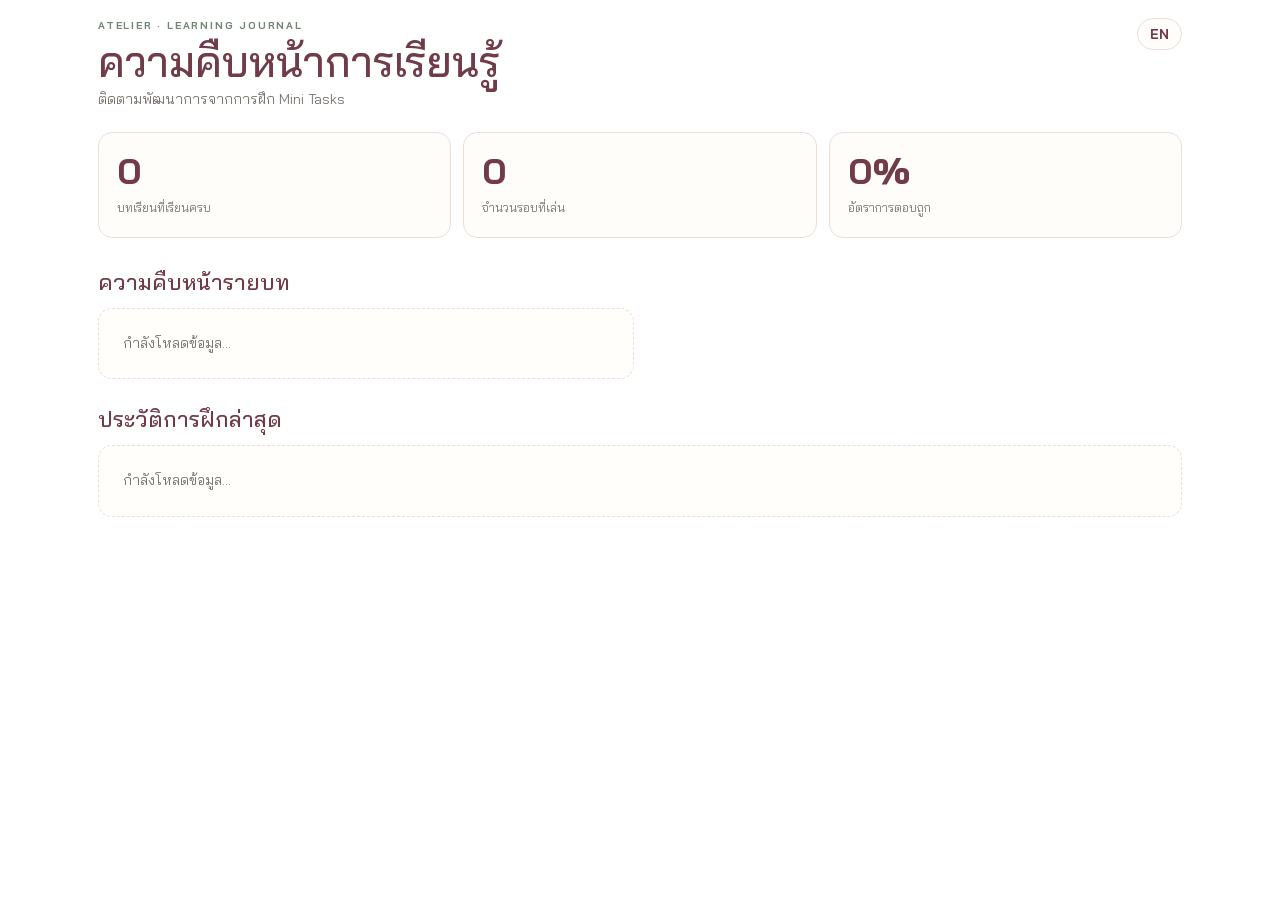
<file: wix-integration/site-code/pages/progress-dashboard.html>
<!doctype html>
<html lang="th">
<head>
<meta charset="utf-8">
<meta name="viewport" content="width=device-width,initial-scale=1">
<link rel="preconnect" href="https://fonts.googleapis.com">
<link rel="preconnect" href="https://fonts.gstatic.com" crossorigin>
<link href="https://fonts.googleapis.com/css2?family=Bai+Jamjuree:wght@300;400;500;600;700&display=swap" rel="stylesheet">
<title>ATELIER · Learning Progress</title>
<style>
:root{--ink:#173047;--burgundy:#713c48;--sage:#718575;--muted:#7d7771;--line:#eadeda;--paper:#fffdf9;--rose:#c98282}
*{box-sizing:border-box}
body{margin:0;background:transparent;color:var(--ink);font:14px/1.55 Arial,sans-serif}
.shell{max-width:1100px;margin:0 auto;padding:18px 8px 28px}
.header{display:flex;justify-content:space-between;align-items:flex-start;gap:12px;margin-bottom:22px}
.eyebrow{color:var(--sage);font-size:10px;font-weight:700;letter-spacing:.18em;text-transform:uppercase}
h1{margin:5px 0 4px;color:var(--burgundy);font:500 clamp(28px,4vw,42px)/1.1 Georgia,serif}
.sub{margin:0;color:var(--muted)}
.toggle{border:1px solid var(--line);border-radius:99px;background:var(--paper);padding:7px 12px;color:var(--burgundy);font-weight:700;cursor:pointer}
.kpis{display:grid;grid-template-columns:repeat(3,minmax(0,1fr));gap:12px;margin:22px 0 30px}
.kpi,.chapter,.attempt{background:var(--paper);border:1px solid var(--line);border-radius:14px;padding:18px}
.kpi b{display:block;color:var(--burgundy);font:700 clamp(26px,3vw,36px)/1.1 Georgia,serif;margin-bottom:6px}
.kpi span{color:var(--muted);font-size:12px}
.section{display:flex;justify-content:space-between;align-items:center;margin:26px 0 12px}
h2{font:500 22px Georgia,serif;color:var(--burgundy);margin:0}
.chapter-grid{display:grid;grid-template-columns:repeat(2,minmax(0,1fr));gap:12px}
.chapter-title{display:flex;justify-content:space-between;gap:12px;align-items:flex-start}
.chapter-title b{color:var(--burgundy);font-size:14px}
.percent{font:700 18px Georgia,serif;color:var(--burgundy);white-space:nowrap}
.track{height:8px;background:#eadeda;border-radius:99px;overflow:hidden;margin:14px 0 8px}
.track i{display:block;height:100%;background:var(--sage);border-radius:99px}
.meta{display:flex;justify-content:space-between;gap:8px;color:var(--muted);font-size:11px}
.activity{display:grid;gap:10px}
.attempt{display:grid;grid-template-columns:minmax(0,1fr) auto;align-items:center;gap:5px 12px;padding:14px 16px}
.attempt b{color:var(--burgundy)}
.attempt small{display:block;color:var(--muted);font-size:11px;margin-top:3px}
.score{color:var(--burgundy);font:700 18px Georgia,serif}
.status{padding:24px;border:1px dashed var(--line);border-radius:14px;color:var(--muted);background:rgba(255,253,249,.65)}
.error{color:var(--burgundy)}
/* ATELIER typography system — Bai Jamjuree across Thai and English dashboard text */
html,body,body *{font-family:'Bai Jamjuree',sans-serif!important}
@media(max-width:650px){.shell{padding:12px 4px 20px}.kpis{gap:8px}.kpi{padding:13px}.kpi span{font-size:10px}.chapter-grid{grid-template-columns:1fr}.attempt{padding:13px}.header{align-items:center}}
@media(max-width:400px){.kpis{grid-template-columns:1fr 1fr}.kpi:last-child{grid-column:1/-1}}
</style>
</head>
<body>
<div class="shell">
  <header class="header">
    <div><div class="eyebrow">ATELIER · LEARNING JOURNAL</div><h1 id="title">ความคืบหน้าการเรียนรู้</h1><p class="sub" id="subtitle">ติดตามพัฒนาการจากการฝึก Mini Tasks</p></div>
    <button class="toggle" id="language">EN</button>
  </header>
  <div class="kpis">
    <article class="kpi"><b id="completed">—</b><span id="completed-label">บทเรียนที่เรียนครบ</span></article>
    <article class="kpi"><b id="attempts">—</b><span id="attempts-label">จำนวนรอบที่เล่น</span></article>
    <article class="kpi"><b id="accuracy">—</b><span id="accuracy-label">อัตราการตอบถูก</span></article>
  </div>
  <section>
    <div class="section"><h2 id="chapter-heading">ความคืบหน้ารายบท</h2></div>
    <div class="chapter-grid" id="chapters"><div class="status" id="loading">กำลังโหลดข้อมูล...</div></div>
  </section>
  <section>
    <div class="section"><h2 id="activity-heading">ประวัติการฝึกล่าสุด</h2></div>
    <div class="activity" id="history"><div class="status">กำลังโหลดข้อมูล...</div></div>
  </section>
</div>
<script>
(function(){
  var lang='th',sequence=0;
  var strings={
    th:{title:'ความคืบหน้าการเรียนรู้',subtitle:'ติดตามพัฒนาการจากการฝึก Mini Tasks',completed:'บทเรียนที่เรียนครบ',attempts:'จำนวนรอบที่เล่น',accuracy:'อัตราการตอบถูก',chapters:'ความคืบหน้ารายบท',history:'ประวัติการฝึกล่าสุด',loading:'กำลังโหลดข้อมูล...',noData:'ยังไม่มีข้อมูลการฝึก เริ่มเล่น Mini Tasks เพื่อบันทึกพัฒนาการของคุณ',failed:'โหลดข้อมูลไม่สำเร็จ',signIn:'กรุณาเข้าสู่ระบบสมาชิกเพื่อดูผลการเรียนรู้',remaining:'ข้อที่เหลือ',matching:'จับคู่เครื่องมือ',scenario:'สถานการณ์',keyboard:'ฝึกคีย์ลัด',complete:'เรียนครบแล้ว',progress:'กำลังเรียน',notStarted:'ยังไม่เริ่ม',answer:'ตอบถูก',score:'คะแนน',en:'EN'},
    en:{title:'My Learning Progress',subtitle:'Track your development through Mini Tasks',completed:'Completed chapters',attempts:'Practice attempts',accuracy:'Answer accuracy',chapters:'Chapter progress',history:'Recent practice history',loading:'Loading your learning progress...',noData:'No practice data yet. Start a Mini Task to record your progress.',failed:'Unable to load progress',signIn:'Please sign in as a site member to view your learning results',remaining:'remaining',matching:'Tool matching',scenario:'Scenario',keyboard:'Keyboard practice',complete:'Completed',progress:'In progress',notStarted:'Not started',answer:'Correct',score:'Score',en:'TH'}
  };
  function t(k){return strings[lang][k]||k;}
  function text(id,value){document.getElementById(id).textContent=value;}
  function render(data,history){
    text('title',t('title'));text('subtitle',t('subtitle'));
    text('completed-label',t('completed'));text('attempts-label',t('attempts'));text('accuracy-label',t('accuracy'));
    text('chapter-heading',t('chapters'));text('activity-heading',t('history'));text('language',t('en'));
    text('completed',(data.completedChapterCount||0)+'');
    text('attempts',(data.totalAttempts||0)+'');
    text('accuracy',(data.accuracyPercent||0)+'%');
    var chapters=document.getElementById('chapters');
    if(!data.chapters||!data.chapters.length){chapters.innerHTML='<div class="status">'+t('noData')+'</div>';}
    else{
      chapters.innerHTML=data.chapters.map(function(ch){
        var title=(ch.title&&ch.title[lang])||ch.chapterId;
        var status=ch.status==='completed'?t('complete'):ch.status==='in_progress'?t('progress'):t('notStarted');
        var percent=Number(ch.progressPercent)||0;
        return '<article class="chapter"><div class="chapter-title"><div><b>'+escapeHtml(title)+'</b><small>'+escapeHtml(status)+'</small></div><span class="percent">'+percent+'%</span></div><div class="track"><i style="width:'+percent+'%"></i></div><div class="meta"><span>'+(ch.matchingCompleted||0)+' / '+(ch.matchingTotal||0)+'</span><span>'+(ch.remaining||0)+' '+t('remaining')+'</span></div><div class="meta"><span>'+t('scenario')+': '+(ch.scenarioQuestionsResolved||0)+'</span><span>'+t('keyboard')+': '+(ch.keyboardQuestionsResolved||0)+'</span></div></article>';
      }).join('');
    }
    var log=document.getElementById('history');
    if(!history||!history.length){log.innerHTML='<div class="status">'+t('noData')+'</div>';}
    else{
      log.innerHTML=history.map(function(a){
        var ch=data.chapters.find(function(c){return c.chapterId===a.chapterId;});
        var name=ch&&ch.title?ch.title[lang]:a.chapterId;
        var mode=a.mode==='keyboard'?t('keyboard'):a.mode==='scenario'?t('scenario'):t('matching');
        var date=a.startTime?new Date(a.startTime).toLocaleString(lang==='th'?'th-TH':'en-US'):'';
        return '<article class="attempt"><div><b>'+escapeHtml(name)+'</b><small>'+escapeHtml(mode)+' · '+escapeHtml(date)+'</small></div><div class="score">'+(a.correctCount||0)+' / '+(a.totalQuestions||0)+'</div><small>'+t('score')+': '+(a.scorePercent||0)+'%</small><small>'+t('answer')+': '+(a.correctCount||0)+' / '+(a.totalAttempts||0)+'</small></article>';
      }).join('');
    }
  }
  function escapeHtml(value){return String(value||'').replace(/[&<>"']/g,function(c){return {'&':'&amp;','<':'&lt;','>':'&gt;','"':'&quot;',"'":'&#39;'}[c];});}
  function request(){
    sequence++;
    document.getElementById('chapters').innerHTML='<div class="status">'+t('loading')+'</div>';
    document.getElementById('history').innerHTML='<div class="status">'+t('loading')+'</div>';
    window.parent.postMessage({channel:'ATELIER_PROGRESS',kind:'request',requestId:'progress_'+Date.now()+'_'+sequence,method:'loadProgress'},'*');
  }
  window.addEventListener('message',function(event){
    if(event.source!==window.parent)return;
    var msg=event.data;
    if(!msg||msg.channel!=='ATELIER_PROGRESS'||msg.kind!=='response')return;
    if(!msg.ok){
      var error=String(msg.error||'');
      var message=error.indexOf('MEMBER_LOGIN_REQUIRED')>=0?t('signIn'):t('failed');
      document.getElementById('chapters').innerHTML='<div class="status error">'+message+'</div>';
      document.getElementById('history').innerHTML='';
      return;
    }
    render(msg.data.progress,msg.data.history);
  });
  document.getElementById('language').addEventListener('click',function(){lang=lang==='th'?'en':'th';text('title',t('title'));text('subtitle',t('subtitle'));request();});
  render({completedChapterCount:0,totalAttempts:0,accuracyPercent:0,chapters:[]},[]);
  request();
})();
</script>
</body>
</html>
</file>
<file: css/style.css>
:root{--cream:#f7f1e9;--burgundy:#713c48;--rose:#c98f91;--sage:#718575;--ink:#302927;--paper:#fffdfa;--muted:#776e69;--line:#e6d8d2;--shadow:0 18px 48px rgba(65,40,40,.10)}
*{box-sizing:border-box}
body{margin:0;min-height:100vh;background:var(--cream);color:var(--ink);font-family:"Bai Jamjuree",Inter,"Noto Sans Thai",Arial,sans-serif;display:flex;flex-direction:column}
#background-atelier{position:fixed;inset:0;background:radial-gradient(circle at 80% 15%,rgba(201,143,145,.20),transparent 28%),radial-gradient(circle at 10% 80%,rgba(113,133,117,.14),transparent 28%);z-index:-1}
.site-header{height:76px;padding:0 clamp(18px,5vw,72px);display:flex;align-items:center;justify-content:space-between;background:rgba(113,60,72,.97);color:#fffaf4;box-shadow:0 4px 18px rgba(0,0,0,.08)}
.brand-button{margin:0;padding:0;border:0;background:none;color:inherit;font-family:Georgia,serif;font-size:24px;letter-spacing:.2px;cursor:pointer}
.brand-button:hover{transform:none;background:none;color:#fff}
.header-actions{display:flex;align-items:center;gap:18px}.progress-label{font-size:12px;opacity:.82}
.language-toggle{margin:0;padding:9px 14px;border:1px solid rgba(255,255,255,.5);background:transparent;color:white;border-radius:999px;font-size:12px}
main{width:100%;max-width:1180px;margin:0 auto;padding:clamp(24px,5vw,64px) clamp(16px,4vw,48px);flex:1}
.site-footer{text-align:center;padding:18px;color:#877b75;font-size:11px;letter-spacing:.08em}
.welcome-card,.content-shell{width:100%;margin:0 auto}.welcome-card{max-width:760px;background:rgba(255,253,250,.94);border:1px solid #e7d5d0;border-radius:22px;padding:clamp(28px,6vw,64px);box-shadow:var(--shadow);text-align:center}
.language-screen{margin-top:4vh}.eyebrow{font-size:11px;letter-spacing:.18em;font-weight:800;color:var(--sage);text-transform:uppercase}
h1,h2,h3,p{margin-top:0}h1{font-family:Georgia,"Noto Serif Thai",serif;color:var(--burgundy);font-size:clamp(30px,5vw,48px);line-height:1.16;margin:14px 0}
h2{color:var(--burgundy);font-size:22px}h3{color:var(--burgundy);font-size:18px;margin:10px 0}
.lead{font-size:16px;line-height:1.8;color:#665b56;max-width:620px;margin:0 auto 28px}
.language-options{display:grid;grid-template-columns:repeat(2,minmax(0,1fr));gap:14px;margin:34px auto 0;max-width:520px}
.language-choice{margin:0;background:#fff;border:1px solid var(--line);border-radius:14px;color:var(--ink);padding:24px 12px;display:flex;flex-direction:column;align-items:center;gap:7px}
.language-choice:hover{border-color:var(--burgundy);background:#fff9f7;transform:translateY(-3px)}
.flag{font-size:30px}.language-choice strong{font-size:17px}.language-choice small{color:var(--muted);font-weight:400}
.home-screen{margin-top:2vh}.home-screen h1{font-size:clamp(40px,7vw,66px)}.home-art{display:flex;align-items:center;justify-content:center;gap:14px;margin:30px auto}.home-art img{width:72px;height:72px;border-radius:50%;border:2px solid var(--rose);background:var(--cream)}.home-art div{display:flex;flex-direction:column;text-align:left;gap:4px}.home-art strong{color:var(--burgundy)}.home-art span{font-size:12px;color:var(--muted)}
button{font:inherit;cursor:pointer;transition:transform .16s,background .16s,border-color .16s,box-shadow .16s}
.primary-button,.secondary-button{border-radius:999px;padding:14px 24px;font-weight:700;margin:0;border:1px solid transparent}
.primary-button{background:var(--burgundy);color:#fffaf4;box-shadow:0 8px 18px rgba(113,60,72,.16)}.primary-button:hover{background:#5c303a;transform:translateY(-2px)}
.secondary-button{background:transparent;border-color:#cdb8b2;color:var(--burgundy)}.secondary-button:hover{background:#f8eeeb;transform:translateY(-1px)}
.text-button{border:0;background:none;color:var(--burgundy);padding:10px 12px;margin:0;font-weight:700}.text-button:hover{background:rgba(113,60,72,.06);transform:none}
.home-screen .text-button{display:block;margin:12px auto 0}
.content-shell{max-width:1040px}.narrow-shell{max-width:780px}
.section-heading{margin:8px 0 28px}.section-heading h1{margin-bottom:8px}.section-heading p{color:var(--muted);line-height:1.7}
.chapter-grid{display:grid;grid-template-columns:repeat(2,minmax(0,1fr));gap:14px}
.chapter-card{margin:0;padding:22px;background:rgba(255,253,250,.92);border:1px solid var(--line);border-radius:16px;display:flex;gap:18px;text-align:left;color:var(--ink);min-height:150px}
.chapter-card:hover{border-color:var(--rose);transform:translateY(-3px);box-shadow:var(--shadow)}
.chapter-number{font-family:Georgia,serif;font-size:32px;color:var(--rose);line-height:1}
.chapter-copy{display:flex;flex-direction:column;gap:7px}.chapter-copy small{font-size:10px;letter-spacing:.12em;color:var(--sage);font-weight:800}.chapter-copy strong{font-size:18px;color:var(--burgundy)}.chapter-copy span{font-size:13px;line-height:1.5;color:var(--muted)}.chapter-copy em{font-style:normal;font-size:12px;font-weight:700;color:var(--burgundy);margin-top:5px}
.page-actions{display:flex;justify-content:space-between;align-items:center;gap:12px;margin-top:28px;flex-wrap:wrap}
.breadcrumb{display:flex;align-items:center;gap:10px;margin-bottom:24px;color:#9a8d86;font-size:12px}.breadcrumb .text-button{padding-left:0}
.chapter-hero{background:rgba(255,253,250,.88);border:1px solid var(--line);border-radius:18px;padding:30px;margin-bottom:16px}.chapter-hero h1{font-size:38px}.chapter-hero .lead{margin:0}
.info-card{background:rgba(255,253,250,.9);border:1px solid var(--line);border-radius:16px;padding:24px;margin:14px 0;line-height:1.8}.info-card ul{padding-left:22px;margin-bottom:0}.info-card li{margin:8px 0}.muted{color:var(--muted);font-size:13px}
.tool-review-grid{display:grid;grid-template-columns:repeat(2,minmax(0,1fr));gap:14px}
.tool-review-card{background:rgba(255,253,250,.95);border:1px solid var(--line);border-radius:15px;padding:20px;min-height:170px}
.tool-card-top{display:flex;justify-content:space-between;align-items:center}.tool-index{font-family:Georgia,serif;color:var(--rose);font-size:24px}.shortcut{background:#f4e9e5;color:var(--burgundy);border-radius:7px;padding:5px 9px;font-weight:800;font-size:12px}.tool-review-card p{font-size:14px;color:#6d625d;line-height:1.7;margin-bottom:0}
.matching-progress{display:flex;align-items:center;gap:16px;margin:22px 0;color:var(--muted);font-size:13px}.progress-track{height:7px;flex:1;background:#eadeda;border-radius:99px;overflow:hidden}.progress-track i{display:block;height:100%;background:var(--sage);border-radius:99px;transition:width .2s}
.matching-columns{display:grid;grid-template-columns:1fr 1fr;gap:22px}.matching-column h2{font-size:16px;margin-bottom:12px}.match-list{display:flex;flex-direction:column;gap:10px}
.match-tool,.match-prompt{width:100%;margin:0;border-radius:12px;padding:16px;background:rgba(255,253,250,.96);border:1px solid #dfcbc5;color:var(--ink);text-align:left;min-height:68px}
.match-tool{display:flex;align-items:center;justify-content:space-between;gap:10px}.match-tool strong{color:var(--burgundy)}.match-tool span{background:#f3e7e3;border-radius:6px;padding:4px 7px;font-size:11px;font-weight:800;color:var(--burgundy)}
.match-tool:hover,.match-prompt:hover{border-color:var(--burgundy);box-shadow:0 5px 15px rgba(70,40,40,.07)}
.match-tool.is-selected{border:2px solid var(--burgundy);background:#f9efec}
.match-prompt{display:flex;flex-direction:column;gap:8px;line-height:1.55}.match-prompt small{font-size:10px;color:#a2938c}.match-prompt.is-matched{background:#edf3ed;border-color:var(--sage);color:#405a45}.match-prompt.is-revealed{background:#f7e8e5;border-color:var(--rose);color:#713c48}.match-prompt:disabled{cursor:default;opacity:1}
.match-feedback{margin-top:18px;padding:16px 18px;border-radius:12px;background:#f2e9e5;border:1px solid #d9b9b4;line-height:1.65}.match-feedback[hidden]{display:none}.match-feedback strong{color:var(--burgundy)}
button:disabled{opacity:.45;cursor:not-allowed;transform:none!important;box-shadow:none!important}
.result-screen{margin-top:2vh}.result-screen h2{margin:0 0 24px}.result-grid{display:grid;grid-template-columns:repeat(2,1fr);gap:12px;margin:26px 0}.result-stat{background:#fbf5f1;border:1px solid var(--line);border-radius:13px;padding:18px;display:flex;flex-direction:column;gap:6px}.result-stat strong{font-size:30px;color:var(--burgundy)}.result-stat span{font-size:12px;color:var(--muted)}.result-actions{display:flex;justify-content:center;gap:12px;flex-wrap:wrap}
@media(max-width:700px){.site-header{height:66px;padding:0 16px}.brand-button{font-size:20px}.progress-label{display:none}main{padding:24px 14px}.chapter-grid,.tool-review-grid,.matching-columns{grid-template-columns:1fr}.chapter-card{min-height:unset;padding:18px}.chapter-hero{padding:22px}.chapter-hero h1{font-size:30px}.matching-progress{align-items:flex-start;flex-direction:column}.progress-track{width:100%;flex:auto}.page-actions{align-items:stretch}.page-actions button{flex:1}.language-options{gap:9px}.language-choice{padding:20px 8px}.result-grid{gap:8px}.result-stat{padding:14px}}


/* Fashion Editorial — Language Selection only */
.language-editorial{
  position:relative;isolation:isolate;display:grid;grid-template-columns:minmax(0,1fr) minmax(360px,.88fr);
  gap:clamp(30px,6vw,84px);align-items:center;max-width:1120px;min-height:590px;margin:0 auto;
  padding:clamp(28px,5vw,68px);overflow:hidden;background:rgba(255,253,250,.92);
  border:1px solid #e5d4cd;box-shadow:var(--shadow)
}
.language-editorial:before{content:"";position:absolute;z-index:-1;left:0;top:0;bottom:0;width:8px;background:var(--burgundy)}
.language-editorial-copy{position:relative;z-index:1;padding:12px 0}
.editorial-kicker,.panel-topline{display:flex;align-items:center;gap:10px;font-size:9px;letter-spacing:.17em;font-weight:800;color:var(--sage)}
.editorial-kicker span{width:25px;height:1px;background:var(--rose)}
.editorial-overline{margin:62px 0 14px;color:var(--rose);font-size:10px;letter-spacing:.2em;font-weight:800}
.language-editorial-copy h1{max-width:570px;font-size:clamp(38px,5.3vw,66px);line-height:1.12;letter-spacing:-.035em;margin:0 0 22px}
.editorial-description{max-width:440px;color:var(--muted);font-size:14px;line-height:1.9;margin:0}
.editorial-rule{width:100%;max-width:390px;height:1px;background:var(--line);margin:36px 0 24px}
.editorial-mentor{display:flex;align-items:center;gap:14px}
.mentor-portrait{width:58px;height:58px;padding:4px;border:1px solid var(--rose);border-radius:50%;background:#f5ece7}
.mentor-portrait img{display:block;width:100%;height:100%;border-radius:50%}
.mentor-caption{display:flex;flex-direction:column;gap:3px}
.mentor-caption span{font-size:8px;letter-spacing:.16em;color:var(--sage);font-weight:800}
.mentor-caption strong{font-family:Georgia,serif;font-size:19px;color:var(--burgundy)}
.mentor-caption small{font-size:10px;color:var(--muted)}
.editorial-index{margin-top:54px;color:#a18f87;font-size:9px;letter-spacing:.17em;font-weight:800}
.editorial-index span{color:var(--rose);padding:0 6px}
.language-editorial-panel{position:relative;z-index:1;padding:clamp(24px,3vw,42px);background:#f7f1e9;border:1px solid #e8d9d1}
.panel-topline{justify-content:space-between;padding-bottom:17px;border-bottom:1px solid #e4d5cd}
.panel-topline span:last-child{color:#aa9690}
.panel-heading{padding:40px 0 26px}
.panel-heading .eyebrow{font-size:9px;letter-spacing:.14em}
.panel-heading h2{font-family:Georgia,"Noto Serif Thai",serif;font-size:clamp(27px,3vw,37px);line-height:1.25;margin:13px 0;color:var(--burgundy)}
.panel-heading p:last-child{font-size:12px;line-height:1.8;color:var(--muted);margin:0}
.language-editorial .language-options{display:flex;flex-direction:column;gap:10px;max-width:none;margin:0}
.language-editorial .language-choice{position:relative;display:grid;grid-template-columns:38px 1fr 24px;align-items:center;gap:14px;width:100%;min-height:88px;padding:17px 19px;border:1px solid #dfcec6;border-radius:0;background:#fffdfa;text-align:left}
.language-editorial .language-choice:hover{transform:translateX(4px);border-color:var(--burgundy);background:#fff}
.language-card-index{font-family:Georgia,serif;font-size:15px;color:var(--rose)}
.language-card-main{display:flex;flex-direction:column;gap:5px}
.language-card-main strong{font-family:Georgia,"Noto Serif Thai",serif;font-size:21px;color:var(--burgundy)}
.language-card-main small{font-size:9px;letter-spacing:.18em;color:var(--sage);font-weight:800}
.language-card-arrow{font-size:20px;color:var(--rose);transition:transform .16s}
.language-editorial .language-choice:hover .language-card-arrow{transform:translate(3px,-3px)}
.panel-footnote{display:flex;gap:8px;align-items:flex-start;margin-top:22px;font-size:10px;line-height:1.7;color:var(--muted)}
.panel-footnote span{color:var(--rose)}
.language-decor{position:absolute;z-index:0;pointer-events:none;font-family:Georgia,serif;color:rgba(113,60,72,.045);font-size:clamp(64px,10vw,132px);letter-spacing:-.06em}
.language-decor-one{right:37%;top:3%}
.language-decor-two{right:4%;bottom:2%;font-size:52px;letter-spacing:.08em}
@media(max-width:800px){
  .language-editorial{grid-template-columns:1fr;gap:26px;min-height:0;padding:28px 22px}
  .editorial-overline{margin-top:34px}
  .language-editorial-copy h1{font-size:clamp(35px,9vw,52px)}
  .editorial-index{margin-top:28px}
  .panel-heading{padding:28px 0 20px}
  .language-editorial-panel{padding:22px}
}
@media(max-width:420px){
  .language-editorial{padding:23px 16px}
  .language-editorial .language-choice{min-height:76px;padding:13px}
  .language-card-main strong{font-size:18px}
}


/* Feedback iteration v2 */
.intro-actions{display:flex;justify-content:flex-end;margin-top:22px}
.tool-review-heading{display:flex;align-items:center;gap:10px}
.tool-review-heading h3{margin:0}
.tool-symbol{width:42px;height:42px;flex:0 0 42px;display:inline-flex;align-items:center;justify-content:center;border:1px solid #dfcbc5;border-radius:10px;background:#fffaf7;color:var(--burgundy);font-size:24px;font-weight:700}
.tool-symbol img{width:27px;height:27px;object-fit:contain}
.tool-glyph{font-family:Georgia,serif}
.match-tool-copy{display:flex;flex-direction:column;gap:4px;min-width:0}
.match-tool-copy small{font-size:11px;color:var(--muted);font-weight:700}
.match-tool.is-wrong,.match-prompt.is-wrong,.scenario-option.is-wrong{border:2px solid #c74747!important;background:#fff0ef!important;color:#8e2929!important}
.match-tool.is-wrong .tool-symbol{border-color:#c74747;color:#a72f2f;background:#ffe3e1}
.match-prompt.is-wrong{box-shadow:0 0 0 2px rgba(199,71,71,.08)}
.match-prompt.is-matched{border:2px solid #4c9564!important;background:#edf7ef!important;color:#28643c!important}
.match-prompt.is-matched small{color:#39744c}
.match-feedback.feedback-correct{border-color:#75ad83;background:#edf7ef;color:#285d39}
.match-feedback.feedback-wrong{border-color:#d78383;background:#fff0ef;color:#8e2929}
.round-notice{margin:0 0 10px;color:var(--sage);font-size:12px;font-weight:700}
.activity-choice-grid{display:grid;grid-template-columns:1fr 1fr;gap:16px}
.activity-choice{position:relative;min-height:190px;padding:26px;text-align:left;border:1px solid var(--line);border-radius:16px;background:var(--paper);color:var(--ink);display:flex;flex-direction:column;align-items:flex-start;gap:12px}
.activity-choice:hover{border-color:var(--burgundy);transform:translateY(-3px);box-shadow:var(--shadow)}
.activity-number{font:30px Georgia,serif;color:var(--rose)}
.activity-choice strong{font-size:18px;color:var(--burgundy)}
.activity-choice small{font-size:13px;line-height:1.6;color:var(--muted)}
.activity-arrow{margin-top:auto;align-self:flex-end;color:var(--burgundy);font-size:22px}
.scenario-card{overflow:hidden;border:1px solid var(--line);border-radius:18px;background:var(--paper);box-shadow:var(--shadow);margin:20px 0}
.scenario-visual{min-height:210px;background:#f1e8df;display:flex;flex-direction:column;align-items:center;justify-content:center;position:relative;gap:12px}
.scenario-artboard{width:190px;height:125px;border:1px solid #cdb8ae;background:#fffdf9;position:relative;display:flex;align-items:center;justify-content:center;gap:15px}
.scenario-shape{width:55px;height:55px;border:3px solid var(--burgundy);border-radius:50%;display:block}
.scenario-shape-two{width:55px;height:55px;border:3px dashed var(--sage)}
.scenario-anchor{position:absolute;width:7px;height:7px;border-radius:50%;background:var(--rose);left:30px;top:28px}
.scenario-visual-caption{font-size:9px;letter-spacing:.2em;color:var(--sage);font-weight:800}
.scenario-prompt{padding:22px 24px;margin:0;font-size:16px;line-height:1.8}
.scenario-options{display:grid;grid-template-columns:1fr 1fr;gap:12px}
.scenario-option{margin:0;min-height:76px;border:1px solid var(--line);border-radius:12px;background:var(--paper);padding:14px;display:flex;align-items:center;gap:12px;text-align:left;color:var(--ink)}
.scenario-option:hover{border-color:var(--burgundy);transform:translateY(-2px)}
.scenario-option span:last-child{display:flex;flex-direction:column;gap:5px}
.scenario-option strong{font-size:13px;color:var(--burgundy)}
.scenario-option small{font-size:11px;color:var(--muted)}
.scenario-option.is-correct{border:2px solid #4c9564;background:#edf7ef;color:#28643c}
.scenario-option.is-correct strong{color:#28643c}
.scenario-next{display:block;margin:16px 0 0 auto}
@media(max-width:700px){.activity-choice-grid,.scenario-options{grid-template-columns:1fr}.intro-actions{justify-content:stretch}.intro-actions .primary-button{width:100%}.scenario-visual{min-height:170px}.scenario-prompt{padding:18px}}


/* Mechanics patch v3: ensure tool pictograms and answer-state feedback are visible. */
.tool-symbol.tool-vector svg{width:27px;height:27px;display:block;fill:none;stroke:currentColor;stroke-width:2;stroke-linecap:round;stroke-linejoin:round}
.match-tool.is-wrong,.match-prompt.is-wrong,.scenario-option.is-wrong{border:2px solid #c74747!important;background:#fff0ef!important;color:#8e2929!important}
.match-tool.is-wrong .tool-symbol,.scenario-option.is-wrong .tool-symbol{border-color:#c74747;color:#a72f2f;background:#ffe3e1}
.match-prompt.is-matched{border:2px solid #4c9564!important;background:#edf7ef!important;color:#28643c!important}
.match-feedback.feedback-correct{border-color:#75ad83;background:#edf7ef;color:#285d39}
.match-feedback.feedback-wrong{border-color:#d78383;background:#fff0ef;color:#8e2929}

/* Mechanics v3.1: scenario artwork only; existing UI theme/layout is preserved */
.scenario-artboard { display:flex; align-items:center; justify-content:center; min-height:150px; }
.scenario-illustration { display:block; width:min(220px,70%); height:130px; overflow:visible; color:#713c48; }
.scenario-option:disabled { opacity:.72; cursor:not-allowed; }
.scenario-option.is-wrong { border-color:#c74747 !important; background:#fff0ef !important; }
.scenario-option.is-correct { border-color:#398451 !important; background:#edf7ef !important; }


/* Scenario workspace illustration: task-specific Illustrator-like artboard. */
.scenario-artboard {
  width: min(100%, 900px);
  height: auto;
  min-height: 0;
  border: 0;
  background: transparent;
  overflow: hidden;
}
.scenario-illustration.illustrator-workspace {
  width: 100%;
  height: auto;
  max-width: 960px;
  display: block;
  aspect-ratio: 960 / 470;
  overflow: hidden;
  border-radius: 8px;
}
.scenario-visual { padding: 18px; }


/* Chapter 06 interactive keyboard practice */
.keyboard-task-card{background:#fffdfa;border:1px solid #e7d5cc;border-radius:18px;padding:28px;margin:24px 0 18px;box-shadow:0 12px 30px rgba(70,40,40,.06)}
.keyboard-task-label{display:block;font-size:.72rem;letter-spacing:.16em;color:#748978;font-weight:800;margin-bottom:12px}
.keyboard-task-card h2{font-family:inherit;font-size:1.25rem;line-height:1.7;color:#44363a;margin:0 0 16px}
.keyboard-task-card p{margin:0;color:#867a74;font-size:.9rem}
.keyboard-status{display:flex;justify-content:space-between;align-items:center;padding:12px 16px;background:#f1e8e1;border-radius:10px;margin:16px 0;color:#73505a}
.virtual-keyboard{background:#dedbd8;border:1px solid #c8c1bc;border-radius:14px;padding:14px;display:flex;flex-direction:column;gap:8px;max-width:850px;margin:0 auto}
.keyboard-row{display:flex;justify-content:center;gap:6px}
.virtual-key{min-width:42px;height:46px;padding:0 10px;border:1px solid #b9b0aa;border-bottom-width:3px;border-radius:7px;background:#fffdfa;color:#4d4140;font-weight:700;cursor:pointer;box-shadow:0 1px 2px rgba(0,0,0,.06)}
.virtual-key:hover{background:#f8efeb;border-color:#87515d}
.virtual-key.key-active{background:#75404d;color:white;border-color:#633541;transform:translateY(2px);border-bottom-width:1px}
.virtual-key.key-space{flex:1;max-width:300px}
.keyboard-actions{display:flex;justify-content:flex-end;gap:12px;margin:18px 0}
@media(max-width:680px){.virtual-keyboard{padding:7px;gap:5px}.keyboard-row{gap:3px}.virtual-key{min-width:0;flex:1;height:38px;padding:0 3px;font-size:.72rem}.keyboard-task-card{padding:18px}}


/* Chapter 06 keyboard instructions and accessible key guidance */
.keyboard-instructions{border:1px solid #d8c5bb;border-left:4px solid #748978;background:#f7f0e9;border-radius:12px;padding:16px 20px;margin:18px 0;color:#514347}
.keyboard-instructions strong{display:block;color:#713c48;margin-bottom:6px}
.keyboard-instructions p{margin:0;line-height:1.75;font-size:.94rem}
.keyboard-actions{justify-content:flex-end}


/* =========================================================
   ATELIER — Fashion Editorial UI System
   Visual layer only. Mechanics v3.4.2 intentionally retained.
   ========================================================= */
:root{
  --navy:#041f3c;
  --burgundy:#541c21;
  --sand:#b5a682;
  --cream:#f5f0e8;
  --paper:#fffdf9;
  --ink:#202b35;
  --muted:#77716a;
  --line:rgba(84,28,33,.16);
  --sage:#718575;
  --shadow:0 22px 60px rgba(4,31,60,.10);
  --shadow-soft:0 10px 28px rgba(4,31,60,.07);
  --radius-xl:28px;
  --radius-lg:20px;
  --radius-md:14px;
}
*{box-sizing:border-box}
html{scroll-behavior:smooth}
body{
  background:
    radial-gradient(ellipse at 82% 12%,rgba(181,166,130,.20),transparent 32%),
    radial-gradient(ellipse at 8% 85%,rgba(84,28,33,.055),transparent 30%),
    var(--cream);
  color:var(--ink);
  font-family:'Bai Jamjuree',sans-serif;
  letter-spacing:.005em;
}
#background-atelier{
  position:fixed;inset:0;z-index:-1;pointer-events:none;
  background:
    linear-gradient(115deg,transparent 0 64%,rgba(181,166,130,.07) 64.2%,transparent 65%),
    radial-gradient(circle at 78% 22%,rgba(84,28,33,.07),transparent 26%);
}
.site-header{
  min-height:78px;height:auto;padding:15px clamp(20px,6vw,88px);
  background:rgba(4,31,60,.97);color:#fffaf2;
  border-bottom:1px solid rgba(181,166,130,.38);
  box-shadow:0 8px 28px rgba(4,31,60,.12);
}
.brand-button{
  font-family:'Bai Jamjuree',sans-serif;font-size:25px;font-weight:700;
  letter-spacing:.22em;color:#fffaf2;text-transform:uppercase;
}
.brand-button:before{content:"✦";font-size:13px;color:var(--sand);margin-right:12px;vertical-align:3px}
.brand-button:hover{color:#fff}
.progress-label{font-size:11px;letter-spacing:.14em;text-transform:uppercase;color:#e8dfcf}
.language-toggle{border-color:rgba(181,166,130,.65);font-family:inherit;font-weight:600}
.language-toggle:hover{background:rgba(181,166,130,.16)}
main{max-width:1320px;padding:clamp(28px,5vw,68px) clamp(18px,4.5vw,64px)}
.site-footer{
  color:#77716a;padding:24px 16px 30px;font-size:10px;letter-spacing:.2em;
  text-transform:uppercase
}
.site-footer span{font-weight:700;color:var(--burgundy);letter-spacing:.28em}
.site-footer i{font-style:normal;color:var(--sand);padding:0 10px}
h1,h2,h3{font-family:'Bai Jamjuree',sans-serif}
h1{color:var(--burgundy);font-weight:700;letter-spacing:-.035em}
h2,h3{color:var(--burgundy);font-weight:600}
.eyebrow,.editorial-kicker,.editorial-overline,.panel-topline,.chapter-copy small{
  color:var(--sage);font-family:'Bai Jamjuree',sans-serif;
  letter-spacing:.18em;font-weight:700
}
button{font-family:'Bai Jamjuree',sans-serif}
.primary-button{
  background:var(--burgundy);color:#fffaf2;border-radius:999px;
  padding:15px 28px;box-shadow:0 10px 24px rgba(84,28,33,.18);
  letter-spacing:.025em
}
.primary-button:hover{background:#3f151a;box-shadow:0 14px 28px rgba(84,28,33,.22)}
.secondary-button{border-color:rgba(84,28,33,.28);color:var(--burgundy)}
.secondary-button:hover{background:rgba(181,166,130,.14)}
.text-button{color:var(--burgundy)}
.welcome-card,.content-shell,.chapter-card,.review-card,.activity-card,.result-screen,
.intro-card,.objective-card,.tool-review-card,.scenario-card,.keyboard-challenge{
  border-color:var(--line)
}
.welcome-card{
  background:rgba(255,253,249,.96);border:1px solid var(--line);
  border-radius:var(--radius-xl);box-shadow:var(--shadow);
}
.content-shell{max-width:1120px}
.narrow-shell{max-width:820px}
.section-heading{margin-bottom:34px}
.section-heading h1{font-size:clamp(34px,5vw,54px)}
.chapter-grid{gap:18px}
.chapter-card{
  background:rgba(255,253,249,.94);border:1px solid var(--line);
  border-radius:var(--radius-lg);padding:26px;min-height:164px;
  box-shadow:var(--shadow-soft);position:relative;overflow:hidden;
}
.chapter-card:after{
  content:"";position:absolute;right:-24px;bottom:-46px;width:130px;height:130px;
  border:1px solid rgba(181,166,130,.34);border-radius:50%;
  box-shadow:0 0 0 14px rgba(181,166,130,.06),0 0 0 29px rgba(181,166,130,.04);
  pointer-events:none
}
.chapter-card:hover{border-color:var(--sand);transform:translateY(-4px);box-shadow:var(--shadow)}
.chapter-number{color:var(--sand);font-family:'Bai Jamjuree',sans-serif;font-weight:700}
.chapter-copy strong{color:var(--burgundy);font-weight:600}
.chapter-copy span{color:#706a64}
.page-actions{margin-top:30px}
.language-editorial{
  min-height:650px;display:grid;grid-template-columns:minmax(0,1.02fr) minmax(360px,.98fr);
  gap:clamp(26px,5vw,72px);align-items:center;position:relative;
  max-width:1160px;margin:0 auto;padding:clamp(24px,4vw,48px) 0;
}
.language-editorial-copy{position:relative;padding:20px 0 30px;z-index:1}
.editorial-kicker{font-size:10px;color:var(--sage);line-height:1.8}
.editorial-kicker span{display:inline-block;width:26px;height:1px;background:var(--sand);vertical-align:middle;margin-right:10px}
.editorial-overline{font-size:11px;margin:42px 0 14px}
.language-editorial-copy h1{font-size:clamp(38px,5vw,64px);line-height:1.18;max-width:620px}
.editorial-description{max-width:510px;color:var(--muted);line-height:1.9;font-size:15px}
.editorial-rule{width:90px;height:1px;background:var(--sand);margin:28px 0}
.editorial-mentor{display:flex;align-items:center;gap:16px}
.mentor-portrait{width:88px;height:108px;border-radius:48px 48px 18px 18px;overflow:hidden;background:#e7ded1;border:1px solid rgba(181,166,130,.6);box-shadow:var(--shadow-soft)}
.mentor-portrait img{width:100%;height:100%;object-fit:cover}
.mentor-caption{display:flex;flex-direction:column;gap:3px}
.mentor-caption span{font-size:9px;letter-spacing:.16em;color:var(--sage);font-weight:700}
.mentor-caption strong{font-family:'Bai Jamjuree',sans-serif;color:var(--burgundy);font-size:22px}
.mentor-caption small{font-size:12px;color:var(--muted)}
.editorial-index{margin-top:46px;font-size:10px;letter-spacing:.2em;color:var(--burgundy);font-weight:700}
.editorial-index span{color:var(--sand);padding:0 8px}
.language-editorial-panel{
  background:rgba(255,253,249,.94);border:1px solid var(--line);
  border-radius:var(--radius-xl);padding:clamp(26px,4vw,48px);
  box-shadow:var(--shadow);position:relative;z-index:2
}
.language-editorial-panel:before{
  content:"";position:absolute;inset:10px;border:1px solid rgba(181,166,130,.22);
  border-radius:21px;pointer-events:none
}
.panel-topline{display:flex;justify-content:space-between;font-size:9px;position:relative}
.panel-heading{position:relative;margin:44px 0 30px}
.panel-heading .eyebrow{font-size:10px}
.panel-heading h2{font-size:clamp(27px,3vw,36px);margin:10px 0}
.panel-heading p:last-child{color:var(--muted);line-height:1.8;font-size:13px}
.language-options{display:grid;grid-template-columns:1fr;gap:12px;max-width:none;margin:0;position:relative}
.language-choice{
  display:flex;flex-direction:row;align-items:center;text-align:left;gap:18px;
  border:1px solid var(--line);background:#fffdf9;color:var(--burgundy);
  border-radius:15px;padding:18px 20px;min-height:82px
}
.language-choice:first-child{background:var(--burgundy);color:#fffaf2;border-color:var(--burgundy)}
.language-choice:hover{border-color:var(--sand);background:#f7f1e8;transform:translateX(4px)}
.language-choice:first-child:hover{background:#3f151a}
.language-card-index{font-size:11px;letter-spacing:.12em;color:var(--sand)}
.language-card-main{display:flex;flex-direction:column;gap:2px;flex:1}
.language-card-main strong{font-size:17px;font-weight:600}
.language-card-main small{font-size:9px;letter-spacing:.18em;opacity:.7}
.language-card-arrow{font-size:22px}
.panel-footnote{font-size:11px;color:var(--muted);margin-top:24px;position:relative;line-height:1.7}
.panel-footnote span{color:var(--sand);margin-right:8px}
.language-decor{color:rgba(181,166,130,.13);font-family:'Bai Jamjuree',sans-serif;font-weight:700;letter-spacing:.25em}
.language-decor-one{font-size:clamp(65px,10vw,130px);position:absolute;right:4%;bottom:-8%;pointer-events:none}
.language-decor-two{display:none}
.home-screen{max-width:900px;padding:clamp(34px,6vw,72px);position:relative;overflow:hidden}
.home-screen:after{
  content:"";position:absolute;right:-65px;top:-80px;width:260px;height:260px;
  border:1px solid rgba(181,166,130,.4);border-radius:50%;
  box-shadow:0 0 0 22px rgba(181,166,130,.06),0 0 0 46px rgba(181,166,130,.04);
  pointer-events:none
}
.home-screen h1{font-size:clamp(46px,7vw,76px);letter-spacing:.04em;text-transform:uppercase}
.home-art{justify-content:center;margin:32px auto;gap:18px}
.home-art img{width:92px;height:110px;border-radius:48px 48px 18px 18px;object-fit:cover;background:#e7ded1;border:1px solid var(--sand)}
.home-art div{gap:4px}
.home-art strong{font-size:20px;color:var(--burgundy)}
.home-art span{font-size:12px}
.section-heading p,.lead{line-height:1.9;color:var(--muted)}
.breadcrumb{color:var(--sage);font-size:11px;letter-spacing:.08em}
.breadcrumb button{font-family:inherit}
.matching-board,.matching-column,.scenario-visual,.scenario-card,.keyboard-shell,.keyboard-frame,
.intro-panel,.review-panel,.objective-panel{
  border-radius:var(--radius-lg)
}
.matching-column,.scenario-card,.keyboard-shell,.intro-panel,.review-panel,.objective-panel{
  background:rgba(255,253,249,.96);border:1px solid var(--line);box-shadow:var(--shadow-soft)
}
.matching-card,.match-item,.scenario-option,.keyboard-key{
  font-family:'Bai Jamjuree',sans-serif
}
.matching-card,.match-item,.scenario-option{
  border:1px solid var(--line);border-radius:14px;background:#fffdf9;
  transition:transform .16s,border-color .16s,background .16s,box-shadow .16s
}
.matching-card:hover,.match-item:hover,.scenario-option:hover{border-color:var(--sand);box-shadow:var(--shadow-soft)}
.is-correct,.feedback-correct{border-color:#6c9b78!important;background:#edf6ee!important;color:#285c37!important}
.is-wrong,.feedback-wrong{border-color:#d77b78!important;background:#fff0ef!important;color:#8c2929!important}
.keyboard-challenge{max-width:900px}
.keyboard-challenge .scenario-card{padding:28px}
.keyboard-challenge .keyboard-frame{background:#e8e5e1;border:1px solid #d2cbc2}
.keyboard-key{border-radius:9px!important;border:1px solid #c8beb4!important;box-shadow:0 2px 0 #b7aca2!important;color:#263746!important;background:#fffdf9!important}
.keyboard-key.is-active,.keyboard-key.active{background:var(--burgundy)!important;color:white!important;border-color:var(--burgundy)!important}
.feedback-correct,.feedback-wrong{border-radius:15px;padding:18px 20px;line-height:1.8}
.result-screen{max-width:850px}
.result-screen h1{font-size:clamp(38px,5vw,58px)}
button:focus-visible{outline:3px solid rgba(181,166,130,.85);outline-offset:3px}
@media(max-width:800px){
  .language-editorial{grid-template-columns:1fr;gap:24px;min-height:0;padding:10px 0 30px}
  .editorial-overline{margin-top:24px}
  .language-editorial-copy h1{font-size:clamp(34px,9vw,48px)}
  .editorial-index{margin-top:24px}
  .language-editorial-panel{padding:26px}
  .language-decor-one{font-size:62px;bottom:-2%;right:0}
  .chapter-grid{grid-template-columns:1fr}
  .site-header{padding:13px 18px}
  .brand-button{font-size:20px}
  .progress-label{display:none}
}
@media(max-width:480px){
  main{padding:22px 15px}
  .language-editorial-panel{padding:22px}
  .panel-heading{margin:30px 0 22px}
  .language-choice{min-height:72px;padding:14px}
  .chapter-card{padding:20px}
  .primary-button,.secondary-button{padding:13px 20px}
}


/* ATELIER Design Concept 01 — full-bleed approved language-selection artwork */
body.is-language-screen{
  margin:0!important;padding:0!important;overflow:hidden;
  background:#ead9ca!important;
}
body.is-language-screen .site-header,
body.is-language-screen .site-footer{display:none!important}
body.is-language-screen main#app-container{
  width:100vw!important;height:100vh!important;max-width:none!important;
  margin:0!important;padding:0!important;display:flex;align-items:center;justify-content:center;
  overflow:hidden;
}
.language-artwork-screen{
  position:relative;width:min(100vw,177.683vh);height:min(100vh,56.281vw);
  aspect-ratio:1672/941;overflow:hidden;background:#ead9ca;
  box-shadow:0 18px 70px rgba(52,25,24,.16);
}
.language-artwork{
  display:block;width:100%;height:100%;object-fit:fill;user-select:none;
  -webkit-user-drag:none;
}
.language-hotspot{
  position:absolute;top:55.3%;height:10.9%;width:21.5%;
  border:0;border-radius:999px;background:transparent;cursor:pointer;
  outline-offset:5px;transition:background .18s,box-shadow .18s;
}
.language-hotspot-th{left:31.4%}
.language-hotspot-en{left:54.3%}
.language-hotspot:hover{
  background:rgba(255,255,255,.10);
  box-shadow:0 0 0 2px rgba(181,166,130,.72),0 8px 24px rgba(84,28,33,.12);
}
.language-hotspot:focus-visible{
  outline:3px solid #041f3c;
  background:rgba(255,255,255,.14);
}
@media(max-aspect-ratio:1672/941){
  .language-artwork-screen{width:100vw;height:auto}
}
@media(min-aspect-ratio:1672/941){
  .language-artwork-screen{height:100vh;width:auto}
}


/* =========================================================
   ATELIER — Editorial UI system (v3)
   Approved palette + Bai Jamjuree; game mechanics untouched.
   ========================================================= */
:root{
 --cream:#f5f0e8;--burgundy:#541c21;--rose:#b5a682;--sage:#718575;
 --ink:#252b30;--paper:#fffdf9;--muted:#766f68;--line:#ded4c6;
 --navy:#041f3c;--shadow:0 22px 65px rgba(4,31,60,.10);
 --shadow-soft:0 12px 34px rgba(4,31,60,.07);--radius-lg:22px;
}
html,body,button,input{font-family:'Bai Jamjuree',sans-serif}
body{background:var(--cream);color:var(--ink)}
#background-atelier{
 background:
 radial-gradient(ellipse at 82% 12%,rgba(181,166,130,.19),transparent 32%),
 radial-gradient(ellipse at 8% 82%,rgba(84,28,33,.07),transparent 34%),
 linear-gradient(135deg,#f7f3ec,#eee7dc);
}
.site-header{
 height:78px;background:var(--navy);color:#fffdf9;padding:0 clamp(20px,6vw,92px);
 box-shadow:0 8px 26px rgba(4,31,60,.13);border-bottom:1px solid rgba(181,166,130,.45)
}
.brand-button{font-family:'Bai Jamjuree',sans-serif;font-size:25px;font-weight:700;letter-spacing:.18em}
.brand-button:before{content:"✦";color:var(--rose);font-size:14px;margin-right:14px;vertical-align:4px}
.language-toggle{border:1px solid rgba(181,166,130,.7);border-radius:999px;color:#fff;background:transparent;font-family:inherit;font-weight:600}
main{max-width:1240px;padding:clamp(26px,4vw,58px) clamp(16px,4vw,48px)}
.site-footer{color:#81766b;letter-spacing:.14em;font-weight:600}
h1,h2,h3{font-family:'Bai Jamjuree',sans-serif;color:var(--burgundy)}
h1{font-weight:700;letter-spacing:-.025em}
.eyebrow{color:#718575;letter-spacing:.17em;font-size:10px}
.primary-button{background:var(--burgundy);color:#fffdf9;box-shadow:0 10px 24px rgba(84,28,33,.18)}
.primary-button:hover{background:#3f151a}
.secondary-button{border-color:#b5a682;color:var(--burgundy);background:rgba(255,253,249,.65)}
.text-button{color:var(--burgundy)}
/* Home: editorial split layout with the approved Elena illustration */
.atelier-home{
 width:100%;max-width:1120px;min-height:min(700px,calc(100vh - 190px));margin:0 auto;
 display:grid;grid-template-columns:minmax(300px,.88fr) minmax(0,1.12fr);
 background:var(--paper);border:1px solid var(--line);box-shadow:var(--shadow);
 overflow:hidden;position:relative
}
.atelier-home-portrait{position:relative;min-height:620px;background:#e9d9ca;overflow:hidden}
.atelier-home-portrait>img{width:100%;height:100%;position:absolute;inset:0;object-fit:cover;object-position:38% center}
.atelier-home-portrait:after{content:"";position:absolute;inset:55% 0 0;background:linear-gradient(transparent,rgba(4,31,60,.78))}
.portrait-caption{position:absolute;z-index:1;left:clamp(22px,4vw,48px);right:20px;bottom:32px;display:flex;flex-direction:column;color:#fff;gap:3px}
.portrait-caption .eyebrow{color:#e7d9bd}.portrait-caption strong{font-family:Georgia,serif;font-size:36px;line-height:1.1;color:#fff}
.portrait-caption small{font-size:12px;color:rgba(255,255,255,.85)}
.atelier-home-copy{position:relative;display:flex;flex-direction:column;align-items:flex-start;justify-content:center;padding:clamp(32px,5vw,72px);overflow:hidden}
.atelier-home-copy:after{content:"ATELIER";position:absolute;right:-22px;top:15px;font-size:clamp(54px,8vw,110px);font-weight:700;letter-spacing:.08em;color:rgba(181,166,130,.09);pointer-events:none}
.home-wordmark{font-family:Georgia,serif;font-size:clamp(36px,5vw,62px);letter-spacing:.16em;color:var(--burgundy);line-height:1.1;margin:16px 0 8px;position:relative}
.home-kicker{font-size:10px;letter-spacing:.18em;color:#718575;font-weight:700;margin:8px 0 24px}
.atelier-home-copy h1{font-size:clamp(30px,4vw,48px);line-height:1.3;max-width:560px;margin:0 0 16px}
.atelier-home-copy .lead{font-size:15px;line-height:1.9;max-width:540px;margin:0;color:var(--muted)}
.home-rule{height:1px;width:100%;max-width:430px;background:var(--line);margin:28px 0}
.atelier-home-copy .primary-button{padding:15px 30px}
.atelier-home-copy .text-button{margin:12px 0 0;padding-left:0}
.home-page-index{display:flex;align-items:center;gap:12px;margin-top:42px;font-size:9px;letter-spacing:.2em;color:#9a8c7d;font-weight:700}
.home-page-index i{height:1px;width:35px;background:var(--rose)}
/* Chapter catalogue and learning content */
.section-heading{padding:10px 0 18px;border-bottom:1px solid var(--line);margin-bottom:28px}
.section-heading h1{font-size:clamp(32px,4.2vw,48px);margin:12px 0 8px}
.chapter-grid{gap:18px}
.chapter-card{
 position:relative;min-height:174px;padding:26px 28px;background:rgba(255,253,249,.94);
 border:1px solid var(--line);border-radius:2px;box-shadow:0 8px 24px rgba(4,31,60,.035)
}
.chapter-card:after{content:"↗";position:absolute;right:22px;bottom:18px;color:var(--rose);font-size:20px}
.chapter-card:hover{border-color:var(--rose);box-shadow:var(--shadow-soft);transform:translateY(-3px)}
.chapter-number{font-family:Georgia,serif;font-size:42px;color:var(--rose)}
.chapter-copy strong{font-size:19px}
.chapter-copy small{letter-spacing:.18em}
.chapter-copy em{color:var(--burgundy)}
.chapter-hero,.info-card,.tool-review-card{
 border-radius:2px;background:rgba(255,253,249,.96);border:1px solid var(--line);box-shadow:var(--shadow-soft)
}
.chapter-hero{padding:clamp(24px,4vw,42px);border-top:4px solid var(--burgundy)}
.info-card{line-height:1.9}
.tool-review-card{border-radius:2px;min-height:180px;padding:22px}
.tool-review-heading{display:flex;align-items:center;gap:12px;margin:14px 0 10px}
.tool-review-heading h3{margin:0}
.shortcut{background:#f0eadf;color:var(--navy);border-radius:2px}
.match-tool,.match-prompt{border-radius:3px;border-color:var(--line);background:var(--paper)}
.match-tool.is-selected{border-color:var(--burgundy);background:#f5ece8}
.match-prompt.is-matched{background:#edf3ed}
.match-feedback{border-radius:3px}
.keyboard-key{border-radius:4px!important}
.result-stat{border-radius:3px;background:#f6f1e8}
@media(max-width:760px){
 .atelier-home{grid-template-columns:1fr;min-height:0}
 .atelier-home-portrait{min-height:430px;height:52vh;max-height:560px}
 .atelier-home-copy{padding:32px 24px}
 .home-page-index{margin-top:26px}
 .site-header{height:68px}
}
@media(max-width:480px){
 .atelier-home-portrait{min-height:350px;height:45vh}
 .atelier-home-copy h1{font-size:30px}
 .chapter-card{padding:20px}
}


/* ATELIER Matching Studio — consistent editorial board across all chapters */
.matching-dashboard{
  display:grid;grid-template-columns:minmax(0,1fr) minmax(220px,.72fr);gap:18px;
  align-items:center;padding:22px 24px;margin:22px 0 26px;
  background:linear-gradient(135deg,#fffdf9 0%,#f4ece5 100%);
  border:1px solid var(--line);border-top:3px solid var(--burgundy);
  box-shadow:0 10px 28px rgba(54,31,29,.045)
}
.matching-dashboard-top{display:flex;flex-direction:column;gap:8px;min-width:0}
.matching-dashboard-top strong{font-family:Georgia,"Noto Serif Thai",serif;font-size:clamp(18px,2vw,24px);color:var(--burgundy)}
.matching-round-label{font-size:11px;letter-spacing:.08em;color:var(--muted);text-transform:uppercase}
.matching-dashboard .matching-progress{margin:8px 0 0;gap:12px;font-size:12px}
.matching-bank-progress{display:grid;grid-template-columns:1fr auto;gap:7px 12px;align-items:center;padding-left:20px;border-left:1px solid var(--line)}
.matching-bank-progress>span{font-size:11px;color:var(--muted);letter-spacing:.06em}
.matching-bank-progress>strong{font-family:Georgia,serif;font-size:25px;color:var(--burgundy)}
.matching-bank-progress .progress-track{grid-column:1/-1;height:8px}
.matching-bank-progress small{grid-column:1/-1;color:var(--muted);font-size:11px}
.matching-columns{display:grid;grid-template-columns:minmax(0,1fr) minmax(0,1fr);gap:24px;align-items:start}
.matching-column{min-width:0;padding:18px;background:rgba(255,253,249,.72);border:1px solid var(--line);box-shadow:0 8px 22px rgba(54,31,29,.035)}
.matching-column h2{display:flex;align-items:center;gap:10px;margin:0 0 14px;padding:0 0 12px;border-bottom:1px solid var(--line);font-size:15px;letter-spacing:.04em}
.matching-column h2:before{content:"";width:7px;height:7px;background:var(--burgundy);display:inline-block;transform:rotate(45deg)}
.match-list{display:flex;flex-direction:column;gap:12px}
.match-tool,.match-prompt{
  width:100%;min-width:0;min-height:92px;margin:0;padding:17px 18px;
  display:flex;align-items:center;gap:14px;text-align:left;
  border:1px solid #e5d8ce;border-radius:8px;background:#fffdfa;color:var(--ink);
  box-shadow:0 3px 10px rgba(54,31,29,.025);transition:border-color .18s,background .18s,box-shadow .18s,transform .18s
}
.match-tool{justify-content:flex-start;cursor:grab}
.match-tool:active{cursor:grabbing}
.match-tool>svg{width:36px;height:36px;min-width:36px;padding:7px;border-radius:7px;background:#f5eae5;color:var(--burgundy);stroke:currentColor}
.match-tool-copy{display:flex;flex-direction:column;gap:5px;min-width:0;background:transparent!important;padding:0!important;border-radius:0!important}
.match-tool-copy strong{font-size:14px;line-height:1.4;color:var(--burgundy);overflow-wrap:anywhere}
.match-tool-copy small{font-size:11px;color:var(--muted);font-weight:700;letter-spacing:.04em}
.match-prompt{display:flex;flex-direction:column;align-items:flex-start;justify-content:center;gap:7px;line-height:1.55;font-size:13px}
.match-prompt>span{display:block}
.match-prompt>small{font-size:10px;color:#a2938c;letter-spacing:.03em}
.match-tool:hover,.match-prompt:hover{border-color:var(--rose);box-shadow:0 8px 18px rgba(70,40,40,.07);transform:translateY(-1px)}
.match-tool.is-selected{border:2px solid var(--burgundy);background:#f9efec;box-shadow:0 0 0 3px rgba(113,38,48,.07)}
.match-tool.is-wrong,.match-prompt.is-wrong{border-color:#bd6a62;background:#fbefed}
.match-prompt.is-matched{background:#edf3ed;border-color:#91a891;color:#405a45}
.match-prompt.is-revealed{background:#f7e8e5;border-color:var(--rose);color:#713c48}
.match-prompt:disabled{cursor:default;opacity:1}
.match-feedback{margin-top:20px;padding:16px 20px;border-radius:7px}
.chapter-progress-card{display:grid;grid-template-columns:64px minmax(0,1fr);gap:18px;align-items:start}
.chapter-progress-card .chapter-copy{min-width:0;display:flex;flex-direction:column;gap:8px}
.chapter-progress-meta{display:flex;justify-content:space-between;gap:12px;font-size:11px;color:var(--sage);letter-spacing:.04em}
.chapter-progress-meta b:last-child{color:var(--burgundy);font-family:Georgia,serif;font-size:16px}
.chapter-progress-track{display:block;height:7px;background:#eadeda;border-radius:99px;overflow:hidden}
.chapter-progress-track i{display:block;height:100%;background:var(--sage);border-radius:99px;transition:width .25s}
.chapter-progress-count{font-size:10px;color:var(--muted)}
.chapter-result-progress{text-align:left;margin:24px auto;padding:18px 20px;background:#f6f1e8;border:1px solid var(--line);max-width:520px}
.chapter-result-heading{display:flex;justify-content:space-between;align-items:center;margin-bottom:10px;color:var(--muted);font-size:12px}
.chapter-result-heading strong{font:700 26px Georgia,serif;color:var(--burgundy)}
.chapter-result-progress .progress-track{height:9px}
.chapter-result-progress .progress-track i{display:block;height:100%;background:var(--sage);border-radius:99px}
.chapter-result-progress p{font-size:11px;color:var(--muted);margin:9px 0 0}
@media(max-width:760px){
  .matching-dashboard{grid-template-columns:1fr;padding:18px;gap:14px}
  .matching-bank-progress{padding:14px 0 0;border-left:0;border-top:1px solid var(--line)}
  .matching-columns{grid-template-columns:1fr;gap:16px}
  .matching-column{padding:14px}
  .match-tool,.match-prompt{min-height:76px;padding:14px}
}
@media(max-width:480px){
  .chapter-progress-card{grid-template-columns:46px minmax(0,1fr);gap:12px}
  .chapter-progress-card .chapter-number{font-size:34px}
}


/* Home portrait composition v4 — atelier room background + transparent Elena layer */
.atelier-home-portrait{
  position:relative;
  min-height:620px;
  background:#d9b9a3;
  overflow:hidden;
  isolation:isolate;
}
.atelier-home-portrait .atelier-room-background{
  position:absolute;
  inset:0;
  z-index:0;
  width:100%;
  height:100%;
  object-fit:cover;
  object-position:center center;
}
.atelier-home-portrait .atelier-elena-character{
  position:absolute;
  z-index:1;
  width:96%;
  height:94%;
  left:2%;
  bottom:-1%;
  object-fit:contain;
  object-position:center bottom;
  filter:drop-shadow(0 8px 12px rgba(48,25,24,.14));
}
.atelier-home-portrait:after{
  content:"";
  position:absolute;
  z-index:2;
  inset:66% 0 0;
  background:linear-gradient(to bottom,rgba(4,31,60,0),rgba(4,31,60,.82));
  pointer-events:none;
}
.portrait-caption{
  z-index:3;
  left:clamp(22px,4vw,48px);
  right:20px;
  bottom:30px;
}
@media(max-width:760px){
  .atelier-home-portrait{min-height:470px;height:58vh;max-height:620px}
  .atelier-home-portrait .atelier-elena-character{width:94%;height:96%;left:3%;bottom:-2%}
  .atelier-home-portrait:after{inset:68% 0 0}
}
@media(max-width:480px){
  .atelier-home-portrait{min-height:390px;height:50vh}
  .atelier-home-portrait .atelier-elena-character{width:100%;height:96%;left:0}
  .portrait-caption{left:20px;bottom:22px}
}

/* =========================================
   ATELIER HOME — FINAL HERO COMPOSITION
   ========================================= */

/* Main split layout */
.atelier-home {
  width: 100%;
  max-width: 1280px;
  min-height: min(760px, calc(100vh - 150px));
  margin: 0 auto;
  display: grid;
  grid-template-columns: 1fr 1fr;
  background: var(--paper);
  overflow: hidden;
  position: relative;
}

/* Left: Atelier room background */
.atelier-home-portrait {
  position: relative;
  min-height: 680px;
  overflow: hidden;
  isolation: isolate;
  background: #d9b9a3;
}

.atelier-home-portrait .atelier-room-background {
  position: absolute;
  inset: 0;
  z-index: 0;
  width: 100%;
  height: 100%;
  object-fit: cover;
  object-position: center center;
}

/* Elena: transparent character in front */
.atelier-home-portrait .atelier-elena-character {
  position: absolute;
  z-index: 1;
  width: 100%;
  height: 100%;
  left: 0;
  bottom: 0;
  object-fit: contain;
  object-position: center bottom;
  filter: drop-shadow(0 8px 12px rgba(48,25,24,.14));
}

/* Subtle bottom shade */
.atelier-home-portrait::after {
  content: "";
  position: absolute;
  z-index: 2;
  inset: 68% 0 0;
  background: linear-gradient(
    to bottom,
    rgba(4,31,60,0),
    rgba(4,31,60,.45)
  );
  pointer-events: none;
}

/* Mentor caption */
.atelier-home-portrait .portrait-caption {
  z-index: 3;
  left: 30px;
  right: 20px;
  bottom: 28px;
}

/* Right: Home content */
.atelier-home-copy {
  position: relative;
  display: flex;
  flex-direction: column;
  justify-content: center;
  align-items: flex-start;
  padding: clamp(36px, 5vw, 76px);
  background: #fffdf9;
}

/* Mobile */
@media (max-width: 760px) {
  .atelier-home {
    grid-template-columns: 1fr;
    min-height: 0;
  }

  .atelier-home-portrait {
    min-height: 520px;
    height: 58vh;
    max-height: 620px;
  }

  .atelier-home-portrait .atelier-elena-character {
    width: 100%;
    height: 100%;
    left: 0;
    bottom: 0;
  }

  .atelier-home-copy {
    padding: 36px 26px;
  }
}

@media (max-width: 480px) {
  .atelier-home-portrait {
    min-height: 390px;
    height: 50vh;
  }

  .atelier-home-portrait .portrait-caption {
    left: 20px;
    bottom: 22px;
  }
}


/* =========================================
   LEARNER PROGRESS DASHBOARD
   ========================================= */
.progress-overview-grid{
  display:grid;
  grid-template-columns:repeat(3,minmax(0,1fr));
  gap:14px;
  margin:22px 0 34px;
}
.progress-overview-grid .result-stat{
  min-height:116px;
  justify-content:center;
  background:#fffdf9;
}
.progress-overview-grid .result-stat strong{
  font-family:Georgia,serif;
  font-size:clamp(27px,3vw,38px);
}
.progress-subheading{
  margin:34px 0 16px;
}
.progress-subheading h2{
  margin:0;
  color:var(--burgundy);
  font-family:Georgia,serif;
  font-weight:500;
}
.progress-chapter-list,
.progress-attempt-list{
  display:grid;
  grid-template-columns:repeat(2,minmax(0,1fr));
  gap:14px;
}
.progress-chapter-card{
  margin:0;
  padding:20px;
  background:rgba(255,253,250,.96);
}
.progress-chapter-card .progress-track{
  display:block;
  width:100%;
  height:8px;
  margin:12px 0 8px;
  background:#eadeda;
}
.progress-chapter-card p{
  margin:0 0 5px;
  color:var(--muted);
  font-size:12px;
}
.progress-chapter-card small{
  color:var(--sage);
  font-size:11px;
  line-height:1.6;
}
.progress-attempt-card{
  margin:0;
  display:grid;
  grid-template-columns:minmax(0,1fr) auto;
  align-items:center;
  gap:6px 12px;
  padding:16px 18px;
}
.progress-attempt-card>div{
  display:flex;
  flex-direction:column;
  gap:5px;
}
.progress-attempt-card strong{
  color:var(--burgundy);
  font-size:14px;
}
.progress-attempt-card small{
  color:var(--muted);
  font-size:11px;
  line-height:1.5;
}
.progress-attempt-card>b{
  color:var(--burgundy);
  font-family:Georgia,serif;
  font-size:19px;
}
.progress-attempt-card>small:last-child{
  grid-column:1/-1;
  padding-top:6px;
  border-top:1px solid var(--line);
}
@media(max-width:700px){
  .progress-overview-grid{grid-template-columns:1fr 1fr;gap:10px}
  .progress-overview-grid .result-stat:last-child{grid-column:1/-1}
  .progress-chapter-list,.progress-attempt-list{grid-template-columns:1fr}
  .progress-chapter-card{padding:16px}
}


/* =========================================
   ATELIER LEARNER PROGRESS — MODE BREAKDOWN
   Bai Jamjuree is already loaded in index.html.
   ========================================= */
.progress-screen,
.progress-screen *{
  font-family:'Bai Jamjuree',sans-serif !important;
}
.progress-screen h1,
.progress-screen h2,
.progress-screen h3,
.progress-screen p,
.progress-screen strong,
.progress-screen small{
  letter-spacing:normal;
}
.progress-screen .section-heading h1{
  font-weight:600;
  line-height:1.25;
}
.progress-screen .progress-overview-grid .result-stat strong,
.progress-screen .progress-mode-attempts strong,
.progress-screen .progress-attempt-card>b{
  font-family:'Bai Jamjuree',sans-serif !important;
  font-weight:700;
}
.progress-screen .progress-subheading h2{
  font-family:'Bai Jamjuree',sans-serif !important;
  font-weight:600;
}
.progress-mode-grid{
  display:grid;
  grid-template-columns:repeat(3,minmax(0,1fr));
  gap:14px;
}
.progress-mode-card{
  margin:0;
  padding:18px 20px;
  display:flex;
  flex-direction:column;
  gap:9px;
  background:rgba(255,253,250,.96);
}
.mode-pill{
  display:inline-flex;
  align-items:center;
  width:max-content;
  max-width:100%;
  padding:5px 10px;
  border-radius:999px;
  font-size:10px;
  font-weight:700;
  line-height:1.45;
  letter-spacing:.025em;
  border:1px solid transparent;
}
.mode-pill-matching{
  color:#713c48;
  background:#f5e9e6;
  border-color:#e6cfca;
}
.mode-pill-scenario{
  color:#385c62;
  background:#e9f1ef;
  border-color:#c8dcda;
}
.mode-pill-keyboard{
  color:#65518a;
  background:#f0ebf7;
  border-color:#d9d0e8;
}
.replay-pill{
  display:inline-flex;
  align-items:center;
  padding:4px 9px;
  border-radius:999px;
  background:#f6f0df;
  color:#80632f;
  font-size:10px;
  font-weight:700;
}
.unfinished-pill{
  display:inline-flex;
  align-items:center;
  padding:4px 9px;
  border-radius:999px;
  background:#f2ece7;
  color:#76665d;
  font-size:10px;
  font-weight:700;
}
.progress-mode-attempts{
  display:flex;
  align-items:baseline;
  gap:8px;
  margin-top:4px;
}
.progress-mode-attempts strong{
  color:var(--burgundy);
  font-size:32px;
  line-height:1;
}
.progress-mode-attempts span,
.progress-mode-meta span{
  color:var(--muted);
  font-size:11px;
}
.progress-mode-meta{
  display:flex;
  justify-content:space-between;
  align-items:center;
  gap:8px;
  padding-top:7px;
  border-top:1px solid var(--line);
}
.progress-mode-meta b{
  color:var(--burgundy);
  font-size:14px;
}
.progress-mode-card>small{
  color:var(--muted);
  font-size:10px;
}
.progress-chapter-card{
  display:flex;
  flex-direction:column;
  gap:15px;
}
.progress-chapter-card .chapter-progress-meta{
  margin-bottom:0;
  font-size:13px;
}
.mode-progress-row{
  display:grid;
  gap:6px;
}
.mode-progress-label{
  display:flex;
  justify-content:space-between;
  align-items:center;
  gap:8px;
  color:var(--muted);
  font-size:11px;
}
.mode-progress-label b{
  color:var(--burgundy);
  font-size:12px;
  font-weight:700;
}
.mode-progress-row .progress-track{
  width:100%;
  height:7px;
  margin:0;
}
.mode-progress-row .progress-track i{
  background:var(--sage);
}
.mode-progress-row .scenario-track i{
  background:#668b8b;
}
.mode-progress-row .keyboard-track i{
  background:#9179ad;
}
.mode-progress-row>small{
  color:var(--muted);
  font-size:10px;
}
.progress-attempt-card{
  grid-template-columns:minmax(0,1fr) auto;
  align-items:center;
}
.progress-attempt-topline{
  grid-column:1/-1;
  display:flex;
  align-items:center;
  gap:7px;
  flex-wrap:wrap;
}
.progress-attempt-main{
  min-width:0;
  display:flex;
  flex-direction:column;
  gap:4px;
}
.progress-attempt-main strong{
  color:var(--burgundy);
  font-size:14px;
}
.progress-attempt-main small{
  color:var(--muted);
  font-size:10px;
}
.progress-attempt-main .progress-attempt-chapter{
  color:var(--sage);
  font-size:10px;
  font-weight:800;
  letter-spacing:.08em;
  text-transform:uppercase;
}
.progress-attempt-score{
  grid-column:1/-1;
}
.matching-completed-screen .chapter-result-heading,
.matching-completed-screen .chapter-result-progress p{
  font-family:'Bai Jamjuree',sans-serif;
}
@media(max-width:760px){
  .progress-mode-grid{
    grid-template-columns:1fr;
  }
  .progress-mode-card{
    padding:16px;
  }
}


/* Privacy notice and consent gate — ATELIER draft */
.privacy-gate{max-width:820px;margin:1vh auto 4vh;text-align:left}
.privacy-gate>.eyebrow{text-align:center}
.privacy-gate>h1{text-align:center;font-size:clamp(28px,4.5vw,42px)}
.privacy-gate>.lead{text-align:center;margin-bottom:26px}
.privacy-summary{background:rgba(255,253,250,.96)}
.privacy-summary h2{font-size:18px;margin-bottom:10px}
.privacy-summary li{line-height:1.7}
.privacy-summary .text-button{display:inline-block;padding-left:0;text-decoration:underline}
.privacy-choice{background:#fbf5f1;border-color:#dfcbc5}
.privacy-checkbox{display:flex;align-items:flex-start;gap:13px;cursor:pointer;line-height:1.6}
.privacy-checkbox input{width:19px;height:19px;flex:0 0 19px;margin:4px 0 0;accent-color:var(--burgundy)}
.privacy-checkbox span{display:flex;flex-direction:column;gap:7px}
.privacy-checkbox strong{color:var(--burgundy);font-size:14px}
.privacy-checkbox small{font-size:12px;color:var(--muted);line-height:1.7}
.privacy-note{text-align:center;max-width:680px;margin:16px auto}
.privacy-error{padding:12px 15px;border-radius:10px;background:#f8e9e7;color:#8a3030;border:1px solid #e5b9b4}
.privacy-settings-actions{justify-content:flex-start}
@media(max-width:700px){
  .privacy-gate{margin:0 auto 3vh}
  .privacy-gate>.lead{font-size:14px}
  .privacy-checkbox{gap:10px}
}

/* Admin-only learner directory */
.admin-nav-button{
  border:1px solid rgba(255,250,244,.55);
  background:rgba(255,250,244,.12);
  color:#fffaf4;
  border-radius:999px;
  padding:8px 14px;
  font:700 10px 'Bai Jamjuree',sans-serif;
  letter-spacing:.12em;
  cursor:pointer;
}
.admin-nav-button[hidden]{display:none}
.admin-screen{max-width:1180px}
.admin-screen>.breadcrumb{display:flex;align-items:center;gap:12px;flex-wrap:wrap}
.admin-screen>.breadcrumb #admin-refresh{margin-left:auto}
.admin-metrics-grid{
  display:grid;grid-template-columns:repeat(4,minmax(0,1fr));
  gap:12px;margin:26px 0;
}
.admin-metrics-grid .result-stat{min-width:0}
.admin-learner-card{margin:16px 0;padding:22px}
.admin-learner-heading{
  display:flex;align-items:flex-start;justify-content:space-between;
  gap:16px;padding-bottom:16px;border-bottom:1px solid var(--line);
}
.admin-learner-heading h2{font-size:22px;margin:3px 0 4px}
.admin-member-id{display:block;overflow-wrap:anywhere;color:var(--muted);font-size:11px}
.admin-directory-status{
  flex:0 0 auto;border-radius:999px;padding:6px 10px;
  font-size:10px;font-weight:700;background:#f5e8e4;color:var(--burgundy);
}
.admin-directory-status.is-ready{background:#e9f1eb;color:#365b43}
.admin-directory-status.is-pending{background:#f7eee2;color:#8a5a25}
.admin-learner-stats{
  display:grid;grid-template-columns:repeat(6,minmax(0,1fr));
  gap:10px;padding:18px 0;border-bottom:1px solid var(--line);
}
.admin-learner-stats>div{display:flex;flex-direction:column;gap:3px;min-width:0}
.admin-learner-stats strong{font-size:18px;color:var(--navy);overflow-wrap:anywhere}
.admin-learner-stats small{font-size:10px;color:var(--muted);line-height:1.4}
.admin-learner-fields{
  display:grid;grid-template-columns:repeat(2,minmax(0,1fr));gap:14px;
  padding-top:18px;
}
.admin-learner-fields label{
  display:flex;flex-direction:column;gap:6px;
  font-size:12px;font-weight:700;color:var(--navy);
}
.admin-learner-fields input,.admin-learner-fields select{
  width:100%;min-width:0;border:1px solid var(--line);border-radius:9px;
  background:#fffdfa;padding:11px 12px;font:400 13px 'Bai Jamjuree',sans-serif;
  color:var(--navy);box-sizing:border-box;
}
.admin-learner-actions{
  display:flex;align-items:center;justify-content:space-between;gap:12px;
  margin-top:18px;flex-wrap:wrap;
}
.admin-save-status{font-size:11px;color:var(--muted)}
.admin-save-status.is-error{color:#9a3030}
.admin-warning{
  padding:12px 15px;border:1px solid #e5cfad;border-radius:10px;
  background:#fbf4e8;color:#795525;font-size:12px;
}
.admin-loading{padding:20px;background:#fffdfa;border-radius:12px;color:var(--muted)}
@media(max-width:850px){
  .admin-metrics-grid{grid-template-columns:repeat(2,minmax(0,1fr))}
  .admin-learner-stats{grid-template-columns:repeat(3,minmax(0,1fr))}
}
@media(max-width:560px){
  .admin-learner-fields{grid-template-columns:1fr}
  .admin-learner-heading{flex-direction:column}
  .admin-learner-stats{grid-template-columns:repeat(2,minmax(0,1fr))}
  .admin-learner-actions{align-items:stretch;flex-direction:column}
  .admin-learner-actions button{width:100%}
  .admin-nav-button{padding:7px 9px;font-size:9px}
  .admin-screen>.breadcrumb #admin-refresh{margin-left:0}
}
</file>
